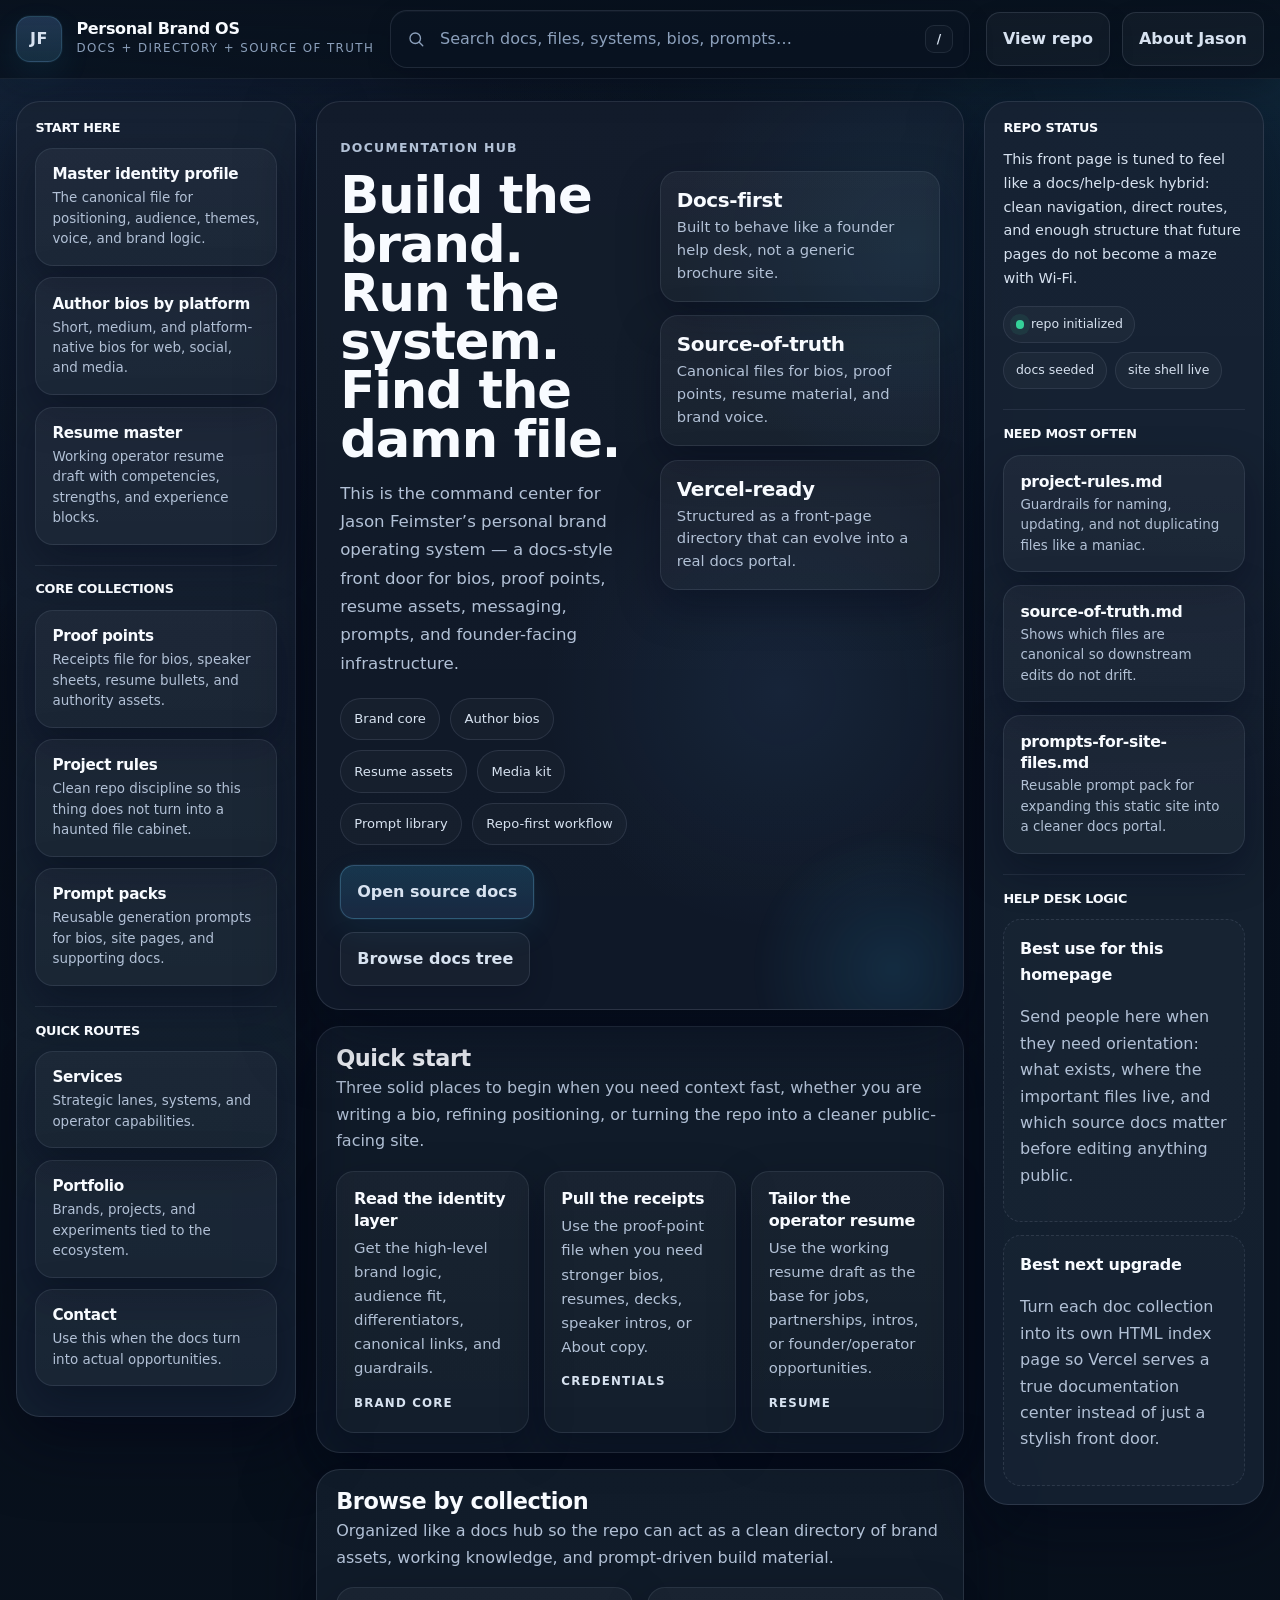
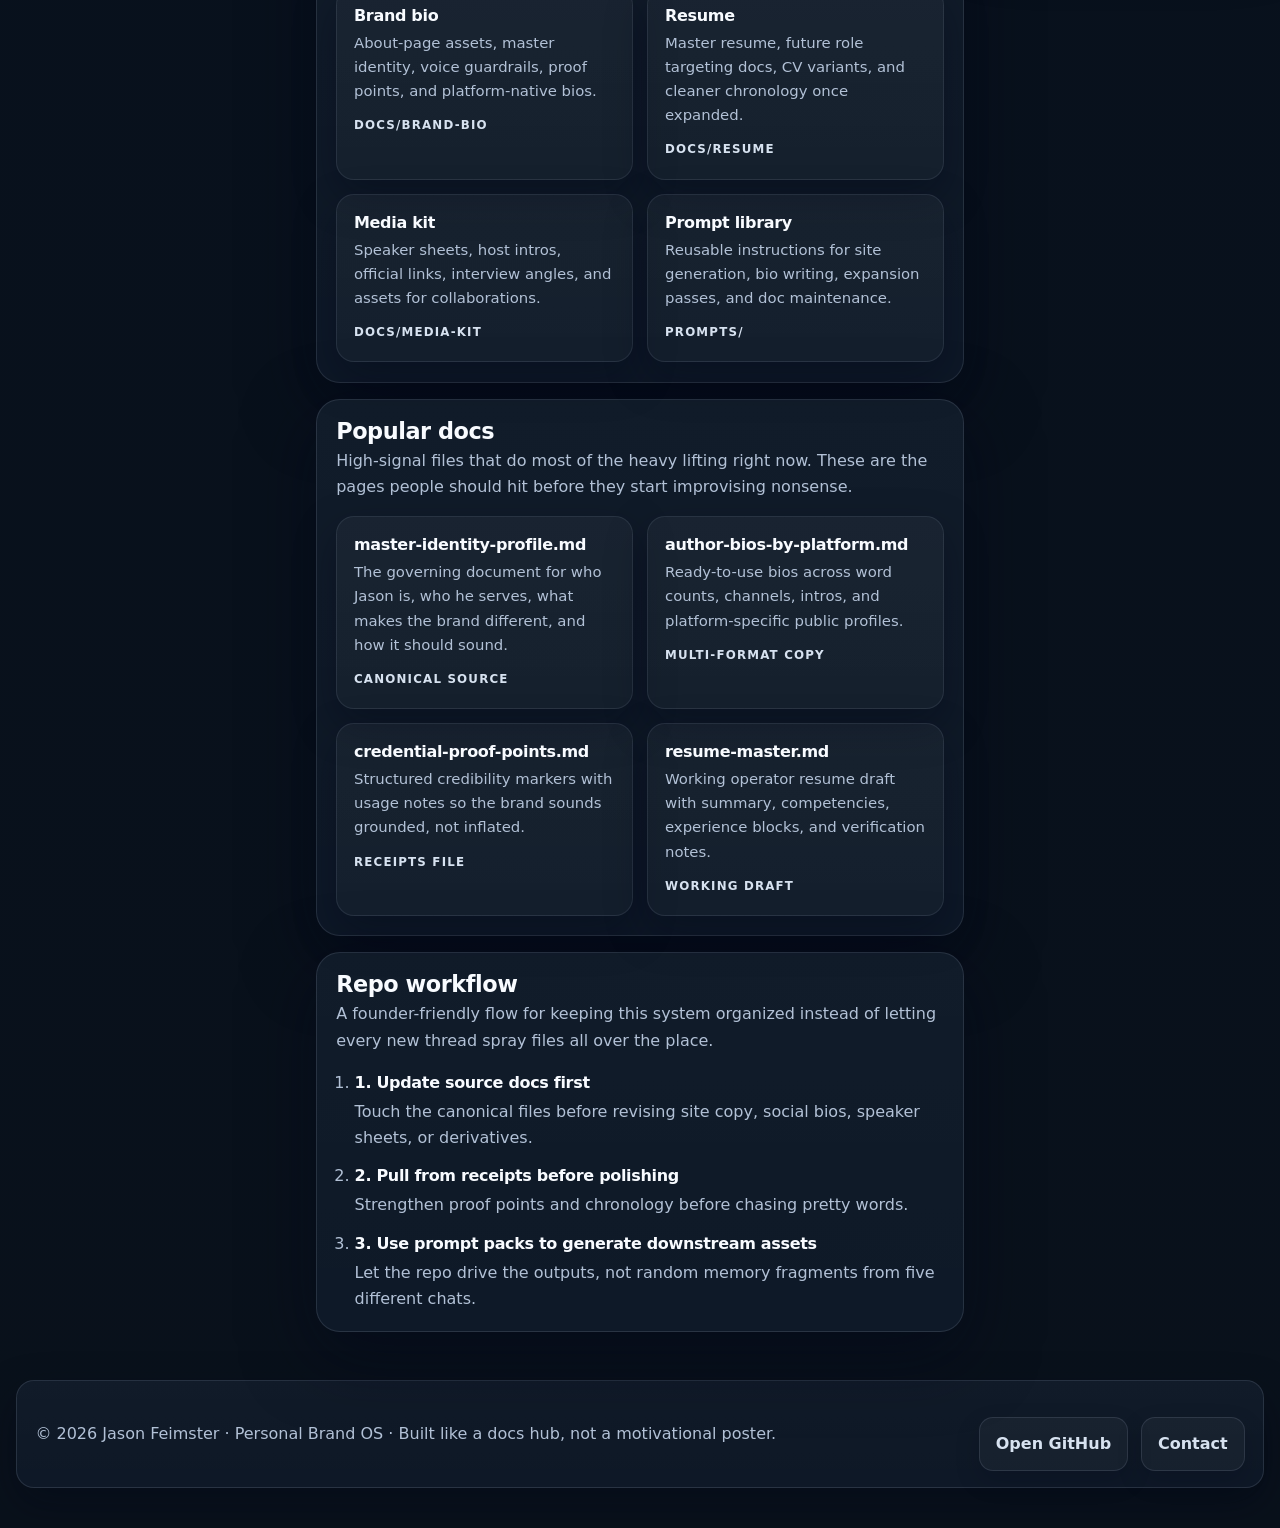
<file: site/index.html>
<!DOCTYPE html>
<html lang="en">
<head>
  <meta charset="UTF-8" />
  <meta name="viewport" content="width=device-width, initial-scale=1.0" />
  <title>Jason Feimster | Personal Brand OS</title>
  <meta name="description" content="Docs-style home for Jason Feimster's personal brand OS: brand core, bios, resume assets, proof points, prompts, and source-of-truth files." />
  <link rel="stylesheet" href="../assets/css/style.css" />
  <style>
    :root {
      color-scheme: dark;
      --bg: #08111d;
      --bg-elevated: #0d1726;
      --bg-muted: #101c2d;
      --panel: rgba(15, 24, 38, 0.9);
      --panel-alt: rgba(18, 30, 47, 0.88);
      --panel-soft: rgba(255, 255, 255, 0.03);
      --panel-soft-2: rgba(255, 255, 255, 0.045);
      --border: rgba(148, 163, 184, 0.18);
      --border-strong: rgba(148, 163, 184, 0.28);
      --heading: #f8fbff;
      --text: #d7e2f0;
      --text-soft: #b2c1d6;
      --muted: #8ca0bb;
      --link: #7dd3fc;
      --link-hover: #bae6fd;
      --accent: #60a5fa;
      --accent-strong: #38bdf8;
      --accent-soft: rgba(96, 165, 250, 0.14);
      --accent-soft-2: rgba(56, 189, 248, 0.12);
      --success: #34d399;
      --success-soft: rgba(52, 211, 153, 0.16);
      --search-surface: rgba(10, 20, 34, 0.88);
      --button-surface: rgba(255, 255, 255, 0.035);
      --button-hover: rgba(255, 255, 255, 0.065);
      --shadow-lg: 0 22px 70px rgba(2, 6, 23, 0.5);
      --shadow-md: 0 16px 40px rgba(2, 6, 23, 0.35);
      --glow-soft: 0 0 0 1px rgba(125, 211, 252, 0.05), 0 12px 34px rgba(56, 189, 248, 0.08);
      --radius-xl: 24px;
      --radius-lg: 18px;
      --radius-md: 14px;
      --max-width: 1380px;
    }

    * {
      box-sizing: border-box;
    }

    html {
      scroll-behavior: smooth;
    }

    body.docs-page {
      margin: 0;
      min-height: 100vh;
      font-family: Inter, ui-sans-serif, system-ui, -apple-system, BlinkMacSystemFont, "Segoe UI", sans-serif;
      color: var(--text);
      background:
        radial-gradient(circle at top right, rgba(56, 189, 248, 0.12), transparent 24%),
        radial-gradient(circle at top left, rgba(96, 165, 250, 0.12), transparent 20%),
        linear-gradient(180deg, #0a1320 0%, #08111d 36%, #09111b 100%);
      -webkit-font-smoothing: antialiased;
      text-rendering: optimizeLegibility;
    }

    .docs-page a {
      color: inherit;
      text-decoration: none;
    }

    .docs-page h1,
    .docs-page h2,
    .docs-page h3,
    .docs-page strong {
      color: var(--heading);
      margin-top: 0;
      letter-spacing: -0.02em;
    }

    .docs-page p,
    .docs-page li,
    .docs-page span,
    .docs-page small {
      color: inherit;
    }

    .docs-topbar {
      position: sticky;
      top: 0;
      z-index: 50;
      backdrop-filter: blur(16px);
      background: linear-gradient(180deg, rgba(8, 17, 29, 0.94), rgba(8, 17, 29, 0.82));
      border-bottom: 1px solid rgba(148, 163, 184, 0.12);
      box-shadow: 0 10px 34px rgba(2, 6, 23, 0.22);
    }

    .docs-topbar-inner {
      width: min(var(--max-width), calc(100% - 2rem));
      margin: 0 auto;
      min-height: 78px;
      display: grid;
      grid-template-columns: auto 1fr auto;
      gap: 1rem;
      align-items: center;
    }

    .docs-brand {
      display: inline-flex;
      align-items: center;
      gap: 0.9rem;
      min-width: 0;
    }

    .docs-brand-mark {
      display: inline-flex;
      width: 46px;
      height: 46px;
      align-items: center;
      justify-content: center;
      border-radius: 14px;
      border: 1px solid rgba(125, 211, 252, 0.16);
      background:
        linear-gradient(180deg, rgba(96, 165, 250, 0.2), rgba(56, 189, 248, 0.12)),
        rgba(255, 255, 255, 0.03);
      color: var(--heading);
      box-shadow: var(--glow-soft);
      font-weight: 800;
      letter-spacing: 0.03em;
    }

    .docs-brand-copy strong {
      display: block;
      font-size: 1rem;
      line-height: 1.08;
      color: var(--heading);
    }

    .docs-brand-copy small {
      display: block;
      margin-top: 0.12rem;
      font-size: 0.74rem;
      text-transform: uppercase;
      letter-spacing: 0.12em;
      color: var(--muted);
    }

    .docs-search-wrap {
      min-width: 0;
    }

    .docs-search {
      display: flex;
      align-items: center;
      gap: 0.8rem;
      width: 100%;
      min-height: 54px;
      padding: 0.85rem 1rem;
      border-radius: 17px;
      border: 1px solid rgba(148, 163, 184, 0.16);
      background: var(--search-surface);
      box-shadow: inset 0 1px 0 rgba(255, 255, 255, 0.035), 0 8px 24px rgba(2, 6, 23, 0.18);
      transition: border-color 0.2s ease, box-shadow 0.2s ease, background 0.2s ease;
    }

    .docs-search:focus-within {
      border-color: rgba(125, 211, 252, 0.34);
      box-shadow: 0 0 0 4px rgba(56, 189, 248, 0.08), 0 10px 24px rgba(2, 6, 23, 0.22);
      background: rgba(11, 22, 38, 0.96);
    }

    .docs-search svg {
      flex: 0 0 auto;
      color: var(--muted);
    }

    .docs-search input {
      width: 100%;
      border: 0;
      outline: none;
      background: transparent;
      color: var(--text);
      font: inherit;
    }

    .docs-search input::placeholder {
      color: var(--muted);
    }

    .docs-search-hint {
      flex: 0 0 auto;
      display: inline-flex;
      align-items: center;
      justify-content: center;
      min-width: 28px;
      height: 28px;
      padding: 0 0.45rem;
      border-radius: 9px;
      border: 1px solid rgba(148, 163, 184, 0.14);
      background: rgba(255, 255, 255, 0.025);
      color: var(--muted);
      font-size: 0.76rem;
      font-weight: 600;
    }

    .docs-top-actions {
      display: flex;
      align-items: center;
      gap: 0.75rem;
      flex-wrap: wrap;
      justify-content: flex-end;
    }

    .ghost-link,
    .button {
      display: inline-flex;
      align-items: center;
      justify-content: center;
      gap: 0.45rem;
      min-height: 44px;
      padding: 0.8rem 1rem;
      border-radius: 14px;
      border: 1px solid var(--border);
      background: var(--button-surface);
      color: var(--text);
      font-weight: 600;
      transition: transform 0.18s ease, border-color 0.18s ease, background 0.18s ease, color 0.18s ease, box-shadow 0.18s ease;
    }

    .ghost-link:hover,
    .button:hover,
    .sidebar-link:hover,
    .shortcut-link:hover,
    .docs-file:hover,
    .collection-card:hover,
    .doc-card:hover,
    .resource-card:hover {
      transform: translateY(-1px);
      border-color: rgba(125, 211, 252, 0.22);
      background: var(--button-hover);
      color: var(--heading);
      box-shadow: 0 12px 30px rgba(2, 6, 23, 0.22);
    }

    .button.primary {
      background: linear-gradient(180deg, rgba(56, 189, 248, 0.18), rgba(96, 165, 250, 0.12));
      border-color: rgba(125, 211, 252, 0.24);
      color: #f8fbff;
      box-shadow: var(--glow-soft);
    }

    .button.primary:hover {
      background: linear-gradient(180deg, rgba(56, 189, 248, 0.24), rgba(96, 165, 250, 0.16));
      border-color: rgba(186, 230, 253, 0.3);
    }

    .docs-shell {
      width: min(var(--max-width), calc(100% - 2rem));
      margin: 0 auto;
      padding: 1.4rem 0 3rem;
      display: grid;
      grid-template-columns: 280px minmax(0, 1fr) 280px;
      gap: 1.25rem;
      align-items: start;
    }

    .docs-sidebar,
    .docs-main,
    .docs-rail {
      min-width: 0;
    }

    .sidebar-panel,
    .hero-panel,
    .surface-panel,
    .rail-panel {
      border: 1px solid var(--border);
      border-radius: var(--radius-xl);
      background:
        linear-gradient(180deg, rgba(255, 255, 255, 0.03), rgba(255, 255, 255, 0.015)),
        var(--panel);
      box-shadow: var(--shadow-lg);
    }

    .sidebar-panel,
    .rail-panel {
      padding: 1.15rem;
      position: sticky;
      top: 98px;
      background:
        linear-gradient(180deg, rgba(255, 255, 255, 0.025), rgba(255, 255, 255, 0.012)),
        var(--panel-alt);
    }

    .hero-panel {
      padding: 1.45rem;
      overflow: hidden;
      position: relative;
      background:
        radial-gradient(circle at 92% 16%, rgba(56, 189, 248, 0.08), transparent 24%),
        radial-gradient(circle at 72% 65%, rgba(96, 165, 250, 0.08), transparent 32%),
        linear-gradient(180deg, rgba(255, 255, 255, 0.028), rgba(255, 255, 255, 0.01)),
        rgba(13, 23, 38, 0.95);
    }

    .surface-panel {
      padding: 1.2rem;
      margin-top: 1rem;
      background:
        linear-gradient(180deg, rgba(255, 255, 255, 0.022), rgba(255, 255, 255, 0.012)),
        rgba(13, 23, 38, 0.92);
    }

    .hero-panel::after {
      content: "";
      position: absolute;
      right: -90px;
      bottom: -120px;
      width: 320px;
      height: 320px;
      background: radial-gradient(circle, rgba(56, 189, 248, 0.12), transparent 62%);
      pointer-events: none;
      filter: blur(4px);
    }

    .sidebar-title,
    .panel-title,
    .rail-title,
    .docs-kicker,
    .docs-meta {
      color: var(--muted);
      text-transform: uppercase;
      letter-spacing: 0.1em;
      font-weight: 700;
    }

    .sidebar-title,
    .panel-title,
    .rail-title {
      margin: 0 0 0.85rem;
      font-size: 0.8rem;
    }

    .docs-kicker {
      margin-bottom: 0.8rem;
      font-size: 0.78rem;
    }

    .sidebar-group + .sidebar-group,
    .rail-group + .rail-group {
      margin-top: 1.25rem;
      padding-top: 1.05rem;
      border-top: 1px solid rgba(148, 163, 184, 0.12);
    }

    .sidebar-link,
    .shortcut-link,
    .docs-file,
    .resource-card,
    .doc-card,
    .collection-card {
      display: block;
      border: 1px solid rgba(148, 163, 184, 0.14);
      border-radius: var(--radius-lg);
      background:
        linear-gradient(180deg, rgba(255, 255, 255, 0.025), rgba(255, 255, 255, 0.012)),
        rgba(255, 255, 255, 0.015);
      transition: transform 0.18s ease, border-color 0.18s ease, background 0.18s ease, box-shadow 0.18s ease;
      box-shadow: var(--shadow-md);
    }

    .sidebar-link,
    .shortcut-link {
      padding: 0.95rem 1rem;
      margin-bottom: 0.72rem;
    }

    .sidebar-link strong,
    .shortcut-link strong,
    .resource-card strong,
    .collection-card strong,
    .doc-card strong,
    .docs-file strong,
    .hero-stat strong {
      color: var(--heading);
    }

    .sidebar-link strong,
    .shortcut-link strong {
      display: block;
      margin-bottom: 0.22rem;
      font-size: 0.95rem;
      line-height: 1.35;
    }

    .sidebar-link span,
    .shortcut-link span,
    .docs-file span,
    .docs-rail-note,
    .resource-card p,
    .collection-card p,
    .doc-card p,
    .hero-panel p,
    .section-head p,
    .timeline li,
    .docs-helper p,
    .hero-stat span,
    .docs-footer p,
    .rail-note,
    .chip {
      color: var(--text-soft);
    }

    .sidebar-link span,
    .shortcut-link span,
    .docs-file span {
      display: block;
      font-size: 0.84rem;
      line-height: 1.52;
    }

    .hero-grid {
      display: grid;
      grid-template-columns: minmax(0, 1.2fr) minmax(280px, 0.8fr);
      gap: 1rem;
      align-items: start;
    }

    .hero-copy h1 {
      font-size: clamp(2.4rem, 4vw, 4.45rem);
      line-height: 0.95;
      margin-bottom: 1rem;
      max-width: 10ch;
      color: var(--heading);
      text-wrap: balance;
    }

    .hero-copy p {
      max-width: 68ch;
      font-size: 1.04rem;
      line-height: 1.7;
      margin-bottom: 1.25rem;
    }

    .chip-row {
      display: flex;
      flex-wrap: wrap;
      gap: 0.65rem;
      margin-bottom: 1rem;
    }

    .chip-row .chip {
      padding: 0.58rem 0.82rem;
      border-radius: 999px;
      border: 1px solid rgba(148, 163, 184, 0.16);
      background: rgba(255, 255, 255, 0.028);
      font-size: 0.82rem;
      font-weight: 500;
    }

    .hero-actions {
      display: flex;
      gap: 0.8rem;
      flex-wrap: wrap;
    }

    .hero-stat-grid {
      display: grid;
      gap: 0.85rem;
    }

    .hero-stat {
      padding: 1rem;
      border-radius: 18px;
      border: 1px solid rgba(148, 163, 184, 0.14);
      background:
        linear-gradient(180deg, rgba(255, 255, 255, 0.028), rgba(255, 255, 255, 0.012)),
        rgba(255, 255, 255, 0.018);
      box-shadow: var(--shadow-md);
    }

    .hero-stat strong {
      display: block;
      font-size: 1.25rem;
      margin-bottom: 0.25rem;
      line-height: 1.2;
    }

    .hero-stat span {
      display: block;
      font-size: 0.92rem;
      line-height: 1.55;
    }

    .section-head {
      display: flex;
      align-items: end;
      justify-content: space-between;
      gap: 1rem;
      margin-bottom: 1rem;
      flex-wrap: wrap;
    }

    .section-head h2 {
      margin: 0;
      font-size: 1.4rem;
      color: var(--heading);
    }

    .section-head p {
      margin: 0.3rem 0 0;
      max-width: 62ch;
      line-height: 1.65;
    }

    .quick-start-grid,
    .collection-grid,
    .docs-grid,
    .resource-grid {
      display: grid;
      gap: 0.9rem;
    }

    .quick-start-grid,
    .resource-grid {
      grid-template-columns: repeat(3, minmax(0, 1fr));
    }

    .collection-grid,
    .docs-grid {
      grid-template-columns: repeat(2, minmax(0, 1fr));
    }

    .resource-card,
    .collection-card,
    .doc-card {
      padding: 1.05rem;
      height: 100%;
    }

    .resource-card strong,
    .collection-card strong,
    .doc-card strong,
    .docs-file strong {
      display: block;
      font-size: 1rem;
      margin-bottom: 0.28rem;
      line-height: 1.35;
    }

    .resource-card p,
    .collection-card p,
    .doc-card p {
      margin: 0;
      font-size: 0.93rem;
      line-height: 1.62;
    }

    .docs-meta {
      display: inline-flex;
      align-items: center;
      gap: 0.45rem;
      margin-top: 0.82rem;
      font-size: 0.74rem;
      color: var(--muted);
    }

    .docs-file-list {
      display: grid;
      gap: 0.78rem;
    }

    .docs-file {
      padding: 0.95rem 1rem;
    }

    .docs-file strong {
      font-size: 0.98rem;
      margin-bottom: 0.18rem;
    }

    .timeline {
      margin: 0;
      padding-left: 1.15rem;
      display: grid;
      gap: 0.8rem;
    }

    .timeline li {
      line-height: 1.62;
    }

    .timeline li strong {
      display: inline-block;
      margin-bottom: 0.18rem;
      color: var(--heading);
    }

    .rail-note {
      font-size: 0.9rem;
      line-height: 1.65;
      margin: 0 0 0.95rem;
    }

    .status-row {
      display: flex;
      flex-wrap: wrap;
      gap: 0.55rem;
      margin-top: 0.8rem;
    }

    .status-pill {
      display: inline-flex;
      align-items: center;
      gap: 0.42rem;
      padding: 0.46rem 0.72rem;
      border-radius: 999px;
      border: 1px solid rgba(148, 163, 184, 0.14);
      background: rgba(255, 255, 255, 0.03);
      color: var(--text-soft);
      font-size: 0.78rem;
      font-weight: 500;
    }

    .status-dot {
      width: 0.52rem;
      height: 0.52rem;
      border-radius: 999px;
      background: var(--success);
      box-shadow: 0 0 0 6px rgba(52, 211, 153, 0.09);
    }

    .docs-helper {
      border-radius: 18px;
      border: 1px dashed rgba(148, 163, 184, 0.18);
      padding: 0.98rem;
      background: rgba(255, 255, 255, 0.016);
      margin-top: 0.85rem;
    }

    .docs-helper strong {
      display: block;
      margin-bottom: 0.38rem;
      color: var(--heading);
    }

    .searchable strong,
    .searchable span,
    .searchable p {
      transition: color 0.18s ease;
    }

    .searchable:hover strong {
      color: var(--heading);
    }

    .searchable:hover span,
    .searchable:hover p {
      color: var(--text);
    }

    .searchable strong,
    .sidebar-link strong,
    .shortcut-link strong,
    .docs-file strong,
    .resource-card strong,
    .doc-card strong,
    .collection-card strong {
      position: relative;
    }

    .searchable strong,
    .searchable strong:visited,
    .docs-page .sidebar-link strong,
    .docs-page .shortcut-link strong,
    .docs-page .docs-file strong,
    .docs-page .resource-card strong,
    .docs-page .doc-card strong,
    .docs-page .collection-card strong {
      color: var(--heading);
    }

    .docs-page .sidebar-link:hover strong,
    .docs-page .shortcut-link:hover strong,
    .docs-page .docs-file:hover strong,
    .docs-page .resource-card:hover strong,
    .docs-page .doc-card:hover strong,
    .docs-page .collection-card:hover strong,
    .docs-page .sidebar-link:focus-visible strong,
    .docs-page .shortcut-link:focus-visible strong,
    .docs-page .docs-file:focus-visible strong,
    .docs-page .resource-card:focus-visible strong,
    .docs-page .doc-card:focus-visible strong,
    .docs-page .collection-card:focus-visible strong {
      color: var(--link-hover);
    }

    .docs-page .sidebar-link,
    .docs-page .shortcut-link,
    .docs-page .docs-file,
    .docs-page .resource-card,
    .docs-page .doc-card,
    .docs-page .collection-card,
    .docs-page .ghost-link,
    .docs-page .button {
      outline: none;
    }

    .docs-page .sidebar-link:focus-visible,
    .docs-page .shortcut-link:focus-visible,
    .docs-page .docs-file:focus-visible,
    .docs-page .resource-card:focus-visible,
    .docs-page .doc-card:focus-visible,
    .docs-page .collection-card:focus-visible,
    .docs-page .ghost-link:focus-visible,
    .docs-page .button:focus-visible {
      border-color: rgba(125, 211, 252, 0.34);
      box-shadow: 0 0 0 4px rgba(56, 189, 248, 0.08), 0 12px 30px rgba(2, 6, 23, 0.24);
    }

    .docs-page .hero-actions a,
    .docs-page .docs-top-actions a,
    .docs-page .docs-brand {
      color: inherit;
    }

    .docs-page .hero-actions .button:not(.primary) {
      color: var(--text);
    }

    .docs-page .hero-actions .button:not(.primary):hover,
    .docs-page .docs-top-actions .ghost-link:hover,
    .docs-page .docs-brand:hover .docs-brand-copy strong {
      color: var(--heading);
    }

    .docs-footer {
      width: min(var(--max-width), calc(100% - 2rem));
      margin: 0 auto;
      padding: 0 0 2.5rem;
    }

    .docs-footer-panel {
      display: flex;
      align-items: center;
      justify-content: space-between;
      gap: 1rem;
      flex-wrap: wrap;
      padding: 1rem 1.15rem;
      border-radius: 18px;
      border: 1px solid var(--border);
      background:
        linear-gradient(180deg, rgba(255, 255, 255, 0.022), rgba(255, 255, 255, 0.01)),
        rgba(13, 23, 38, 0.9);
      box-shadow: var(--shadow-md);
    }

    .hidden-by-search {
      display: none !important;
    }

    @media (max-width: 1200px) {
      .docs-shell {
        grid-template-columns: 250px minmax(0, 1fr);
      }

      .docs-rail {
        grid-column: 1 / -1;
      }

      .rail-panel {
        position: static;
      }
    }

    @media (max-width: 960px) {
      .docs-topbar-inner,
      .hero-grid,
      .quick-start-grid,
      .collection-grid,
      .docs-grid,
      .resource-grid,
      .docs-shell {
        grid-template-columns: 1fr;
      }

      .docs-topbar-inner {
        padding: 0.9rem 0;
      }

      .docs-top-actions {
        justify-content: flex-start;
      }

      .sidebar-panel {
        position: static;
      }

      .docs-shell {
        padding-top: 1rem;
      }

      .hero-copy h1 {
        max-width: none;
      }
    }
  </style>
</head>
<body class="docs-page">
  <header class="docs-topbar">
    <div class="docs-topbar-inner">
      <a class="docs-brand" href="index.html" aria-label="Jason Feimster Personal Brand OS home">
        <span class="docs-brand-mark">JF</span>
        <span class="docs-brand-copy">
          <strong>Personal Brand OS</strong>
          <small>Docs + directory + source of truth</small>
        </span>
      </a>

      <div class="docs-search-wrap">
        <label class="docs-search" for="docSearch">
          <svg width="18" height="18" viewBox="0 0 24 24" fill="none" aria-hidden="true">
            <path d="M21 21L16.65 16.65M18 11C18 14.866 14.866 18 11 18C7.13401 18 4 14.866 4 11C4 7.13401 7.13401 4 11 4C14.866 4 18 7.13401 18 11Z" stroke="currentColor" stroke-width="1.8" stroke-linecap="round" stroke-linejoin="round"/>
          </svg>
          <input id="docSearch" type="search" placeholder="Search docs, files, systems, bios, prompts…" />
          <span class="docs-search-hint">/</span>
        </label>
      </div>

      <div class="docs-top-actions">
        <a class="ghost-link" href="https://github.com/JFeimster/jf-brand-os" target="_blank" rel="noreferrer">View repo</a>
        <a class="ghost-link" href="about.html">About Jason</a>
      </div>
    </div>
  </header>

  <div class="docs-shell">
    <aside class="docs-sidebar">
      <div class="sidebar-panel">
        <div class="sidebar-group">
          <h2 class="sidebar-title">Start here</h2>
          <a class="sidebar-link searchable" data-search="master identity profile source of truth brand core who is jason positioning" href="../docs/brand-bio/master-identity-profile.md">
            <strong>Master identity profile</strong>
            <span>The canonical file for positioning, audience, themes, voice, and brand logic.</span>
          </a>
          <a class="sidebar-link searchable" data-search="author bios by platform linkedin youtube wordpress guest bio speaker intro" href="../docs/brand-bio/author-bios-by-platform.md">
            <strong>Author bios by platform</strong>
            <span>Short, medium, and platform-native bios for web, social, and media.</span>
          </a>
          <a class="sidebar-link searchable" data-search="resume master cv founder operator resume summary experience" href="../docs/resume/resume-master.md">
            <strong>Resume master</strong>
            <span>Working operator resume draft with competencies, strengths, and experience blocks.</span>
          </a>
        </div>

        <div class="sidebar-group">
          <h2 class="sidebar-title">Core collections</h2>
          <a class="sidebar-link searchable" data-search="credential proof points receipts evidence credibility media marine founder operator" href="../docs/brand-bio/credential-proof-points.md">
            <strong>Proof points</strong>
            <span>Receipts file for bios, speaker sheets, resume bullets, and authority assets.</span>
          </a>
          <a class="sidebar-link searchable" data-search="project rules source of truth admin docs operating rules naming conventions" href="../docs/admin/project-rules.md">
            <strong>Project rules</strong>
            <span>Clean repo discipline so this thing does not turn into a haunted file cabinet.</span>
          </a>
          <a class="sidebar-link searchable" data-search="prompts bio generation site files docs writing prompts" href="../prompts/brand-bio/prompts-for-bio-generation.md">
            <strong>Prompt packs</strong>
            <span>Reusable generation prompts for bios, site pages, and supporting docs.</span>
          </a>
        </div>

        <div class="sidebar-group">
          <h2 class="sidebar-title">Quick routes</h2>
          <a class="shortcut-link" href="services.html">
            <strong>Services</strong>
            <span>Strategic lanes, systems, and operator capabilities.</span>
          </a>
          <a class="shortcut-link" href="portfolio.html">
            <strong>Portfolio</strong>
            <span>Brands, projects, and experiments tied to the ecosystem.</span>
          </a>
          <a class="shortcut-link" href="contact.html">
            <strong>Contact</strong>
            <span>Use this when the docs turn into actual opportunities.</span>
          </a>
        </div>
      </div>
    </aside>

    <main class="docs-main">
      <section class="hero-panel">
        <p class="docs-kicker">Documentation hub</p>
        <div class="hero-grid">
          <div class="hero-copy">
            <h1>Build the brand. Run the system. Find the damn file.</h1>
            <p>
              This is the command center for Jason Feimster’s personal brand operating system — a docs-style front door for bios, proof points, resume assets, messaging, prompts, and founder-facing infrastructure.
            </p>
            <div class="chip-row" aria-label="Topic tags">
              <span class="chip">Brand core</span>
              <span class="chip">Author bios</span>
              <span class="chip">Resume assets</span>
              <span class="chip">Media kit</span>
              <span class="chip">Prompt library</span>
              <span class="chip">Repo-first workflow</span>
            </div>
            <div class="hero-actions">
              <a class="button primary" href="../docs/brand-bio/master-identity-profile.md">Open source docs</a>
              <a class="button" href="https://github.com/JFeimster/jf-brand-os/tree/main/docs" target="_blank" rel="noreferrer">Browse docs tree</a>
            </div>
          </div>

          <div class="hero-stat-grid">
            <div class="hero-stat">
              <strong>Docs-first</strong>
              <span>Built to behave like a founder help desk, not a generic brochure site.</span>
            </div>
            <div class="hero-stat">
              <strong>Source-of-truth</strong>
              <span>Canonical files for bios, proof points, resume material, and brand voice.</span>
            </div>
            <div class="hero-stat">
              <strong>Vercel-ready</strong>
              <span>Structured as a front-page directory that can evolve into a real docs portal.</span>
            </div>
          </div>
        </div>
      </section>

      <section class="surface-panel">
        <div class="section-head">
          <div>
            <h2>Quick start</h2>
            <p>Three solid places to begin when you need context fast, whether you are writing a bio, refining positioning, or turning the repo into a cleaner public-facing site.</p>
          </div>
        </div>
        <div class="quick-start-grid">
          <a class="resource-card searchable" data-search="identity positioning audience themes voice core summary" href="../docs/brand-bio/master-identity-profile.md">
            <strong>Read the identity layer</strong>
            <p>Get the high-level brand logic, audience fit, differentiators, canonical links, and guardrails.</p>
            <span class="docs-meta">Brand core</span>
          </a>
          <a class="resource-card searchable" data-search="proof points credibility receipts marine founder operator youtube blog funding" href="../docs/brand-bio/credential-proof-points.md">
            <strong>Pull the receipts</strong>
            <p>Use the proof-point file when you need stronger bios, resumes, decks, speaker intros, or About copy.</p>
            <span class="docs-meta">Credentials</span>
          </a>
          <a class="resource-card searchable" data-search="resume experience competencies strengths operator summary role targeting" href="../docs/resume/resume-master.md">
            <strong>Tailor the operator resume</strong>
            <p>Use the working resume draft as the base for jobs, partnerships, intros, or founder/operator opportunities.</p>
            <span class="docs-meta">Resume</span>
          </a>
        </div>
      </section>

      <section class="surface-panel">
        <div class="section-head">
          <div>
            <h2>Browse by collection</h2>
            <p>Organized like a docs hub so the repo can act as a clean directory of brand assets, working knowledge, and prompt-driven build material.</p>
          </div>
        </div>
        <div class="collection-grid">
          <a class="collection-card searchable" data-search="brand bio about page positioning themes voice identity" href="https://github.com/JFeimster/jf-brand-os/tree/main/docs/brand-bio" target="_blank" rel="noreferrer">
            <strong>Brand bio</strong>
            <p>About-page assets, master identity, voice guardrails, proof points, and platform-native bios.</p>
            <span class="docs-meta">docs/brand-bio</span>
          </a>
          <a class="collection-card searchable" data-search="resume cv founder operator chronology competencies targeting" href="https://github.com/JFeimster/jf-brand-os/tree/main/docs/resume" target="_blank" rel="noreferrer">
            <strong>Resume</strong>
            <p>Master resume, future role targeting docs, CV variants, and cleaner chronology once expanded.</p>
            <span class="docs-meta">docs/resume</span>
          </a>
          <a class="collection-card searchable" data-search="media speaking one sheet host intro interview topics press" href="https://github.com/JFeimster/jf-brand-os/tree/main/docs/media-kit" target="_blank" rel="noreferrer">
            <strong>Media kit</strong>
            <p>Speaker sheets, host intros, official links, interview angles, and assets for collaborations.</p>
            <span class="docs-meta">docs/media-kit</span>
          </a>
          <a class="collection-card searchable" data-search="prompts docs prompts site prompts bio prompts reusable" href="https://github.com/JFeimster/jf-brand-os/tree/main/prompts" target="_blank" rel="noreferrer">
            <strong>Prompt library</strong>
            <p>Reusable instructions for site generation, bio writing, expansion passes, and doc maintenance.</p>
            <span class="docs-meta">prompts/</span>
          </a>
        </div>
      </section>

      <section class="surface-panel">
        <div class="section-head">
          <div>
            <h2>Popular docs</h2>
            <p>High-signal files that do most of the heavy lifting right now. These are the pages people should hit before they start improvising nonsense.</p>
          </div>
        </div>
        <div class="docs-grid">
          <a class="doc-card searchable" data-search="master identity profile canonical brand positioning audience themes differentiators" href="../docs/brand-bio/master-identity-profile.md">
            <strong>master-identity-profile.md</strong>
            <p>The governing document for who Jason is, who he serves, what makes the brand different, and how it should sound.</p>
            <span class="docs-meta">Canonical source</span>
          </a>
          <a class="doc-card searchable" data-search="author bios platform linkedin youtube wordpress podcast guest speaker intro" href="../docs/brand-bio/author-bios-by-platform.md">
            <strong>author-bios-by-platform.md</strong>
            <p>Ready-to-use bios across word counts, channels, intros, and platform-specific public profiles.</p>
            <span class="docs-meta">Multi-format copy</span>
          </a>
          <a class="doc-card searchable" data-search="credential proof points receipts evidence marine operator founder youtube website" href="../docs/brand-bio/credential-proof-points.md">
            <strong>credential-proof-points.md</strong>
            <p>Structured credibility markers with usage notes so the brand sounds grounded, not inflated.</p>
            <span class="docs-meta">Receipts file</span>
          </a>
          <a class="doc-card searchable" data-search="resume master founder operator ai finance affiliate growth experience strengths" href="../docs/resume/resume-master.md">
            <strong>resume-master.md</strong>
            <p>Working operator resume draft with summary, competencies, experience blocks, and verification notes.</p>
            <span class="docs-meta">Working draft</span>
          </a>
        </div>
      </section>

      <section class="surface-panel">
        <div class="section-head">
          <div>
            <h2>Repo workflow</h2>
            <p>A founder-friendly flow for keeping this system organized instead of letting every new thread spray files all over the place.</p>
          </div>
        </div>
        <ol class="timeline">
          <li>
            <strong>1. Update source docs first</strong><br />
            Touch the canonical files before revising site copy, social bios, speaker sheets, or derivatives.
          </li>
          <li>
            <strong>2. Pull from receipts before polishing</strong><br />
            Strengthen proof points and chronology before chasing pretty words.
          </li>
          <li>
            <strong>3. Use prompt packs to generate downstream assets</strong><br />
            Let the repo drive the outputs, not random memory fragments from five different chats.
          </li>
        </ol>
      </section>
    </main>

    <aside class="docs-rail">
      <div class="rail-panel">
        <div class="rail-group">
          <h2 class="rail-title">Repo status</h2>
          <p class="rail-note">This front page is tuned to feel like a docs/help-desk hybrid: clean navigation, direct routes, and enough structure that future pages do not become a maze with Wi-Fi.</p>
          <div class="status-row">
            <span class="status-pill"><span class="status-dot"></span> repo initialized</span>
            <span class="status-pill">docs seeded</span>
            <span class="status-pill">site shell live</span>
          </div>
        </div>

        <div class="rail-group">
          <h2 class="rail-title">Need most often</h2>
          <div class="docs-file-list">
            <a class="docs-file searchable" data-search="project rules naming conventions anti sludge" href="../docs/admin/project-rules.md">
              <strong>project-rules.md</strong>
              <span>Guardrails for naming, updating, and not duplicating files like a maniac.</span>
            </a>
            <a class="docs-file searchable" data-search="source of truth map canonical files" href="../docs/admin/source-of-truth.md">
              <strong>source-of-truth.md</strong>
              <span>Shows which files are canonical so downstream edits do not drift.</span>
            </a>
            <a class="docs-file searchable" data-search="site prompts static files vercel html css js" href="../prompts/site/prompts-for-site-files.md">
              <strong>prompts-for-site-files.md</strong>
              <span>Reusable prompt pack for expanding this static site into a cleaner docs portal.</span>
            </a>
          </div>
        </div>

        <div class="rail-group">
          <h2 class="rail-title">Help desk logic</h2>
          <div class="docs-helper">
            <strong>Best use for this homepage</strong>
            <p>Send people here when they need orientation: what exists, where the important files live, and which source docs matter before editing anything public.</p>
          </div>
          <div class="docs-helper">
            <strong>Best next upgrade</strong>
            <p>Turn each doc collection into its own HTML index page so Vercel serves a true documentation center instead of just a stylish front door.</p>
          </div>
        </div>
      </div>
    </aside>
  </div>

  <footer class="docs-footer">
    <div class="docs-footer-panel">
      <p>© <span id="year"></span> Jason Feimster · Personal Brand OS · Built like a docs hub, not a motivational poster.</p>
      <div class="hero-actions">
        <a class="button" href="https://github.com/JFeimster/jf-brand-os" target="_blank" rel="noreferrer">Open GitHub</a>
        <a class="button" href="contact.html">Contact</a>
      </div>
    </div>
  </footer>

  <script src="../assets/js/script.js"></script>
  <script>
    document.addEventListener('DOMContentLoaded', function () {
      const input = document.getElementById('docSearch');
      const targets = Array.from(document.querySelectorAll('.searchable'));

      function filterDocs() {
        const query = (input.value || '').trim().toLowerCase();

        targets.forEach((el) => {
          const searchableText = [
            el.textContent || '',
            el.getAttribute('data-search') || ''
          ].join(' ').toLowerCase();

          const isMatch = !query || searchableText.includes(query);
          el.classList.toggle('hidden-by-search', !isMatch);
        });
      }

      if (input) {
        input.addEventListener('input', filterDocs);
        document.addEventListener('keydown', function (event) {
          if (event.key === '/' && document.activeElement !== input) {
            event.preventDefault();
            input.focus();
          }
        });
      }
    });
  </script>
</body>
</html>
</file>
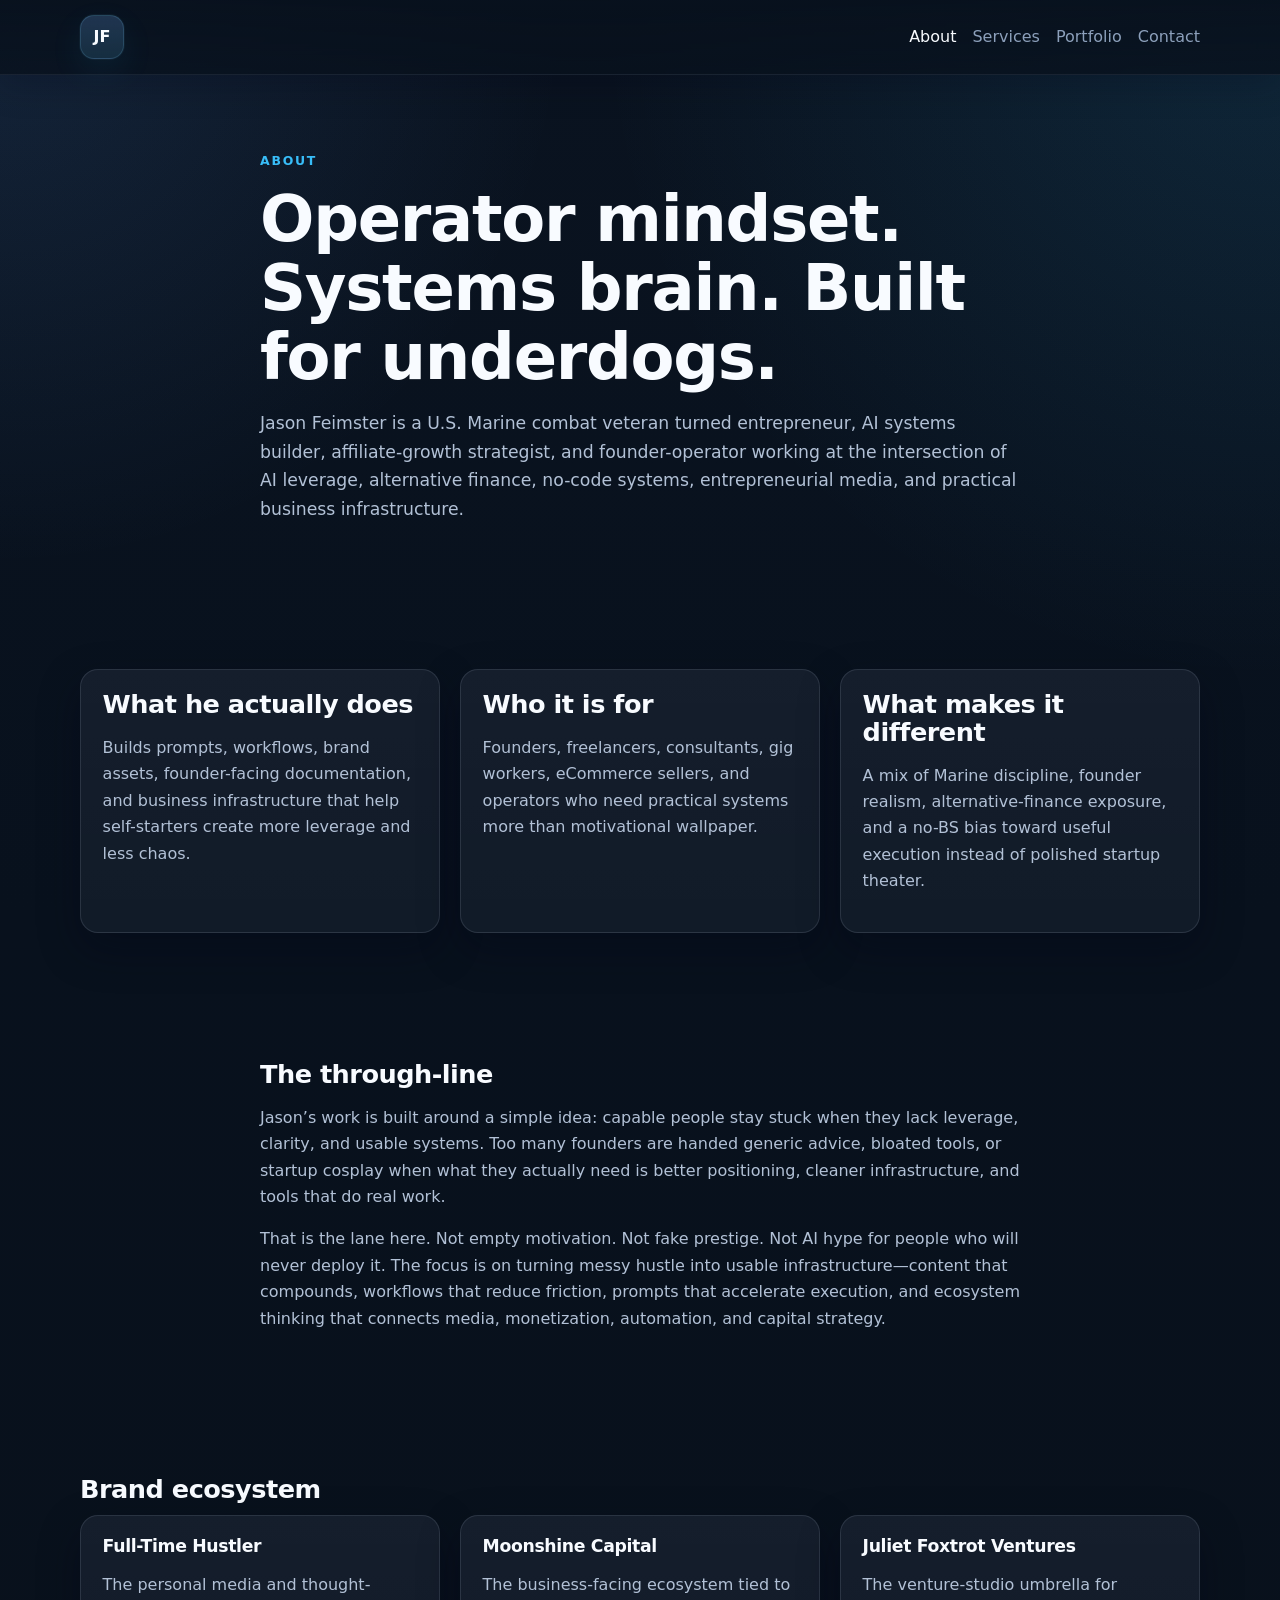
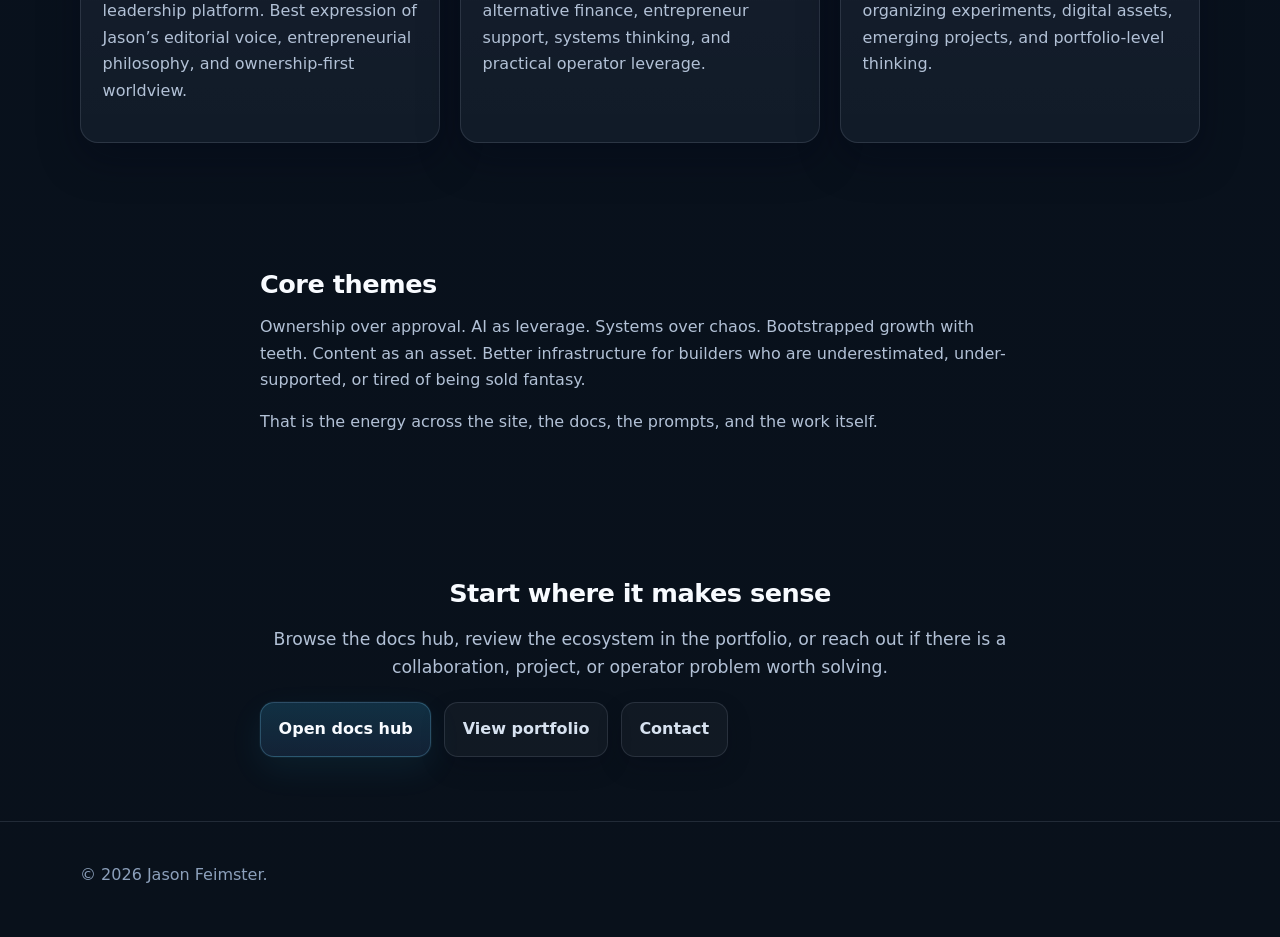
<file: site/about.html>
<!DOCTYPE html>
<html lang="en">
<head>
  <meta charset="UTF-8" />
  <meta name="viewport" content="width=device-width, initial-scale=1.0" />
  <title>About | Jason Feimster</title>
  <meta name="description" content="About Jason Feimster — U.S. Marine combat veteran, entrepreneur, AI systems builder, and founder-operator focused on leverage, ownership, and practical business infrastructure." />
  <link rel="stylesheet" href="../assets/css/style.css" />
</head>
<body>
  <header class="site-header">
    <div class="container nav-wrap">
      <a class="logo" href="index.html">JF</a>
      <nav>
        <a href="about.html" aria-current="page">About</a>
        <a href="services.html">Services</a>
        <a href="portfolio.html">Portfolio</a>
        <a href="contact.html">Contact</a>
      </nav>
    </div>
  </header>

  <main>
    <section class="section">
      <div class="container narrow">
        <p class="eyebrow">About</p>
        <h1>Operator mindset. Systems brain. Built for underdogs.</h1>
        <p class="lead">Jason Feimster is a U.S. Marine combat veteran turned entrepreneur, AI systems builder, affiliate-growth strategist, and founder-operator working at the intersection of AI leverage, alternative finance, no-code systems, entrepreneurial media, and practical business infrastructure.</p>
      </div>
    </section>

    <section class="section">
      <div class="container grid three-up">
        <article class="card">
          <h2>What he actually does</h2>
          <p>Builds prompts, workflows, brand assets, founder-facing documentation, and business infrastructure that help self-starters create more leverage and less chaos.</p>
        </article>
        <article class="card">
          <h2>Who it is for</h2>
          <p>Founders, freelancers, consultants, gig workers, eCommerce sellers, and operators who need practical systems more than motivational wallpaper.</p>
        </article>
        <article class="card">
          <h2>What makes it different</h2>
          <p>A mix of Marine discipline, founder realism, alternative-finance exposure, and a no-BS bias toward useful execution instead of polished startup theater.</p>
        </article>
      </div>
    </section>

    <section class="section">
      <div class="container narrow">
        <h2>The through-line</h2>
        <p>Jason’s work is built around a simple idea: capable people stay stuck when they lack leverage, clarity, and usable systems. Too many founders are handed generic advice, bloated tools, or startup cosplay when what they actually need is better positioning, cleaner infrastructure, and tools that do real work.</p>
        <p>That is the lane here. Not empty motivation. Not fake prestige. Not AI hype for people who will never deploy it. The focus is on turning messy hustle into usable infrastructure—content that compounds, workflows that reduce friction, prompts that accelerate execution, and ecosystem thinking that connects media, monetization, automation, and capital strategy.</p>
      </div>
    </section>

    <section class="section">
      <div class="container">
        <h2>Brand ecosystem</h2>
        <div class="grid three-up">
          <article class="card">
            <h3>Full-Time Hustler</h3>
            <p>The personal media and thought-leadership platform. Best expression of Jason’s editorial voice, entrepreneurial philosophy, and ownership-first worldview.</p>
          </article>
          <article class="card">
            <h3>Moonshine Capital</h3>
            <p>The business-facing ecosystem tied to alternative finance, entrepreneur support, systems thinking, and practical operator leverage.</p>
          </article>
          <article class="card">
            <h3>Juliet Foxtrot Ventures</h3>
            <p>The venture-studio umbrella for organizing experiments, digital assets, emerging projects, and portfolio-level thinking.</p>
          </article>
        </div>
      </div>
    </section>

    <section class="section">
      <div class="container narrow">
        <h2>Core themes</h2>
        <p>Ownership over approval. AI as leverage. Systems over chaos. Bootstrapped growth with teeth. Content as an asset. Better infrastructure for builders who are underestimated, under-supported, or tired of being sold fantasy.</p>
        <p>That is the energy across the site, the docs, the prompts, and the work itself.</p>
      </div>
    </section>

    <section class="section">
      <div class="container narrow center">
        <h2>Start where it makes sense</h2>
        <p class="lead">Browse the docs hub, review the ecosystem in the portfolio, or reach out if there is a collaboration, project, or operator problem worth solving.</p>
        <div class="button-row">
          <a class="button primary" href="index.html">Open docs hub</a>
          <a class="button" href="portfolio.html">View portfolio</a>
          <a class="button" href="contact.html">Contact</a>
        </div>
      </div>
    </section>
  </main>

  <footer class="site-footer">
    <div class="container">
      <p>© <span id="year"></span> Jason Feimster.</p>
    </div>
  </footer>

  <script src="../assets/js/script.js"></script>
</body>
</html>
</file>
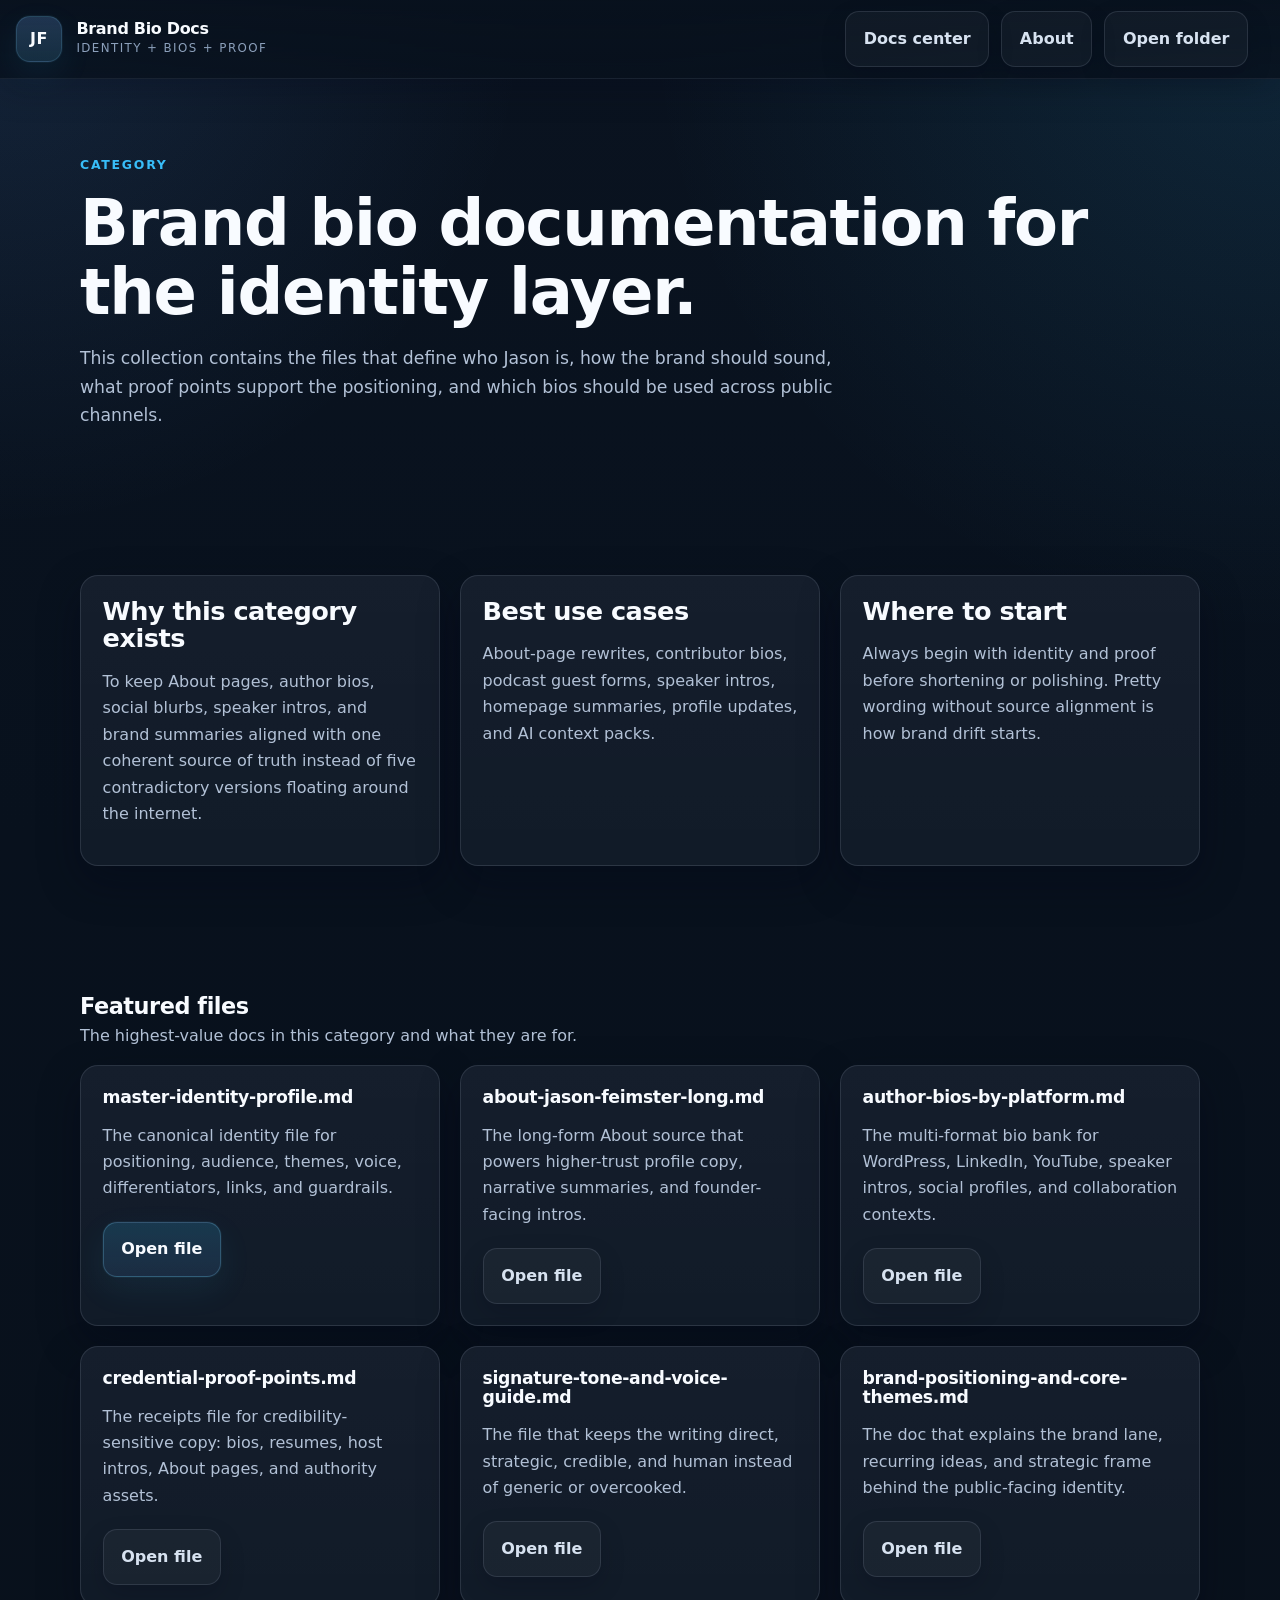
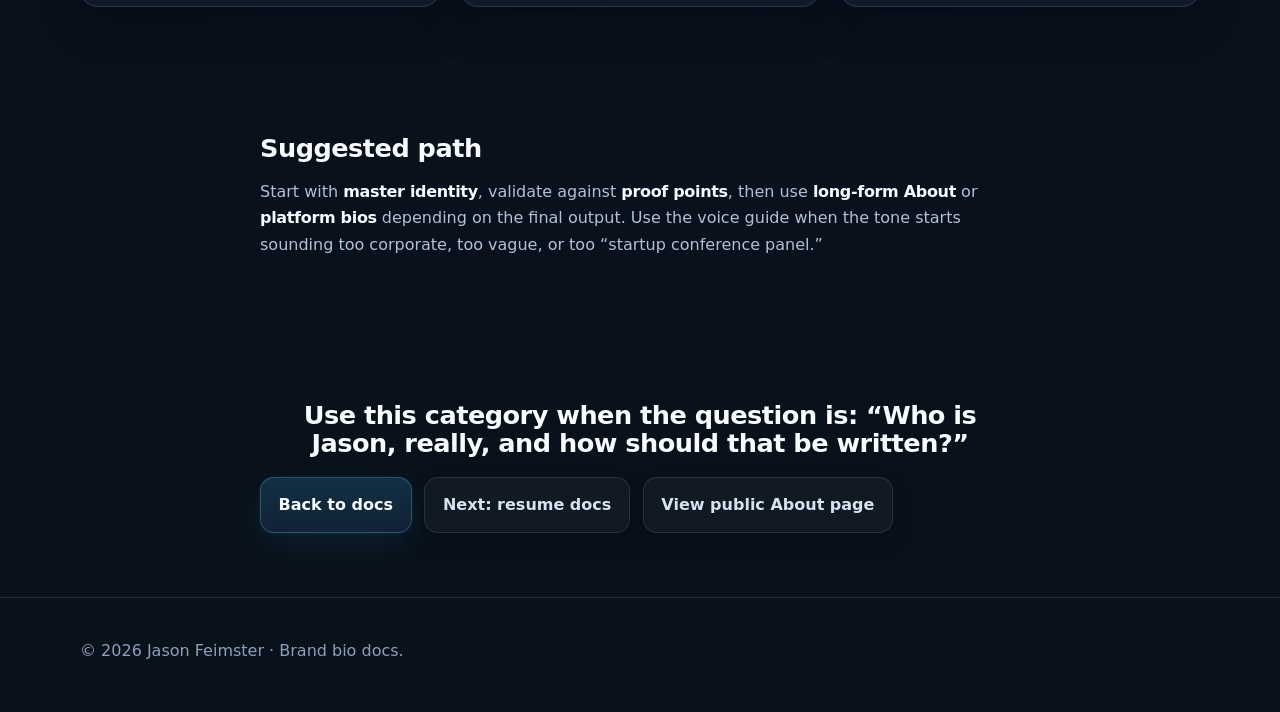
<file: site/brand-bio.html>
<!DOCTYPE html>
<html lang="en">
<head>
  <meta charset="UTF-8" />
  <meta name="viewport" content="width=device-width, initial-scale=1.0" />
  <title>Brand Bio Docs | Jason Feimster Personal Brand OS</title>
  <meta name="description" content="Category hub for Jason Feimster's brand bio documentation, including identity, long-form bios, platform bios, and proof-point files." />
  <link rel="stylesheet" href="../assets/css/style.css" />
</head>
<body class="docs-page">
  <header class="docs-topbar">
    <div class="docs-topbar-inner">
      <a class="docs-brand" href="docs.html" aria-label="Docs center">
        <span class="docs-brand-mark">JF</span>
        <span class="docs-brand-copy">
          <strong>Brand Bio Docs</strong>
          <small>Identity + bios + proof</small>
        </span>
      </a>
      <div class="docs-top-actions">
        <a class="ghost-link" href="docs.html">Docs center</a>
        <a class="ghost-link" href="about.html">About</a>
        <a class="ghost-link" href="https://github.com/JFeimster/jf-brand-os/tree/main/docs/brand-bio" target="_blank" rel="noreferrer">Open folder</a>
      </div>
    </div>
  </header>

  <main class="section">
    <div class="container">
      <p class="eyebrow">Category</p>
      <h1>Brand bio documentation for the identity layer.</h1>
      <p class="lead">This collection contains the files that define who Jason is, how the brand should sound, what proof points support the positioning, and which bios should be used across public channels.</p>
    </div>
  </main>

  <section class="section">
    <div class="container grid three-up">
      <article class="card">
        <h2>Why this category exists</h2>
        <p>To keep About pages, author bios, social blurbs, speaker intros, and brand summaries aligned with one coherent source of truth instead of five contradictory versions floating around the internet.</p>
      </article>
      <article class="card">
        <h2>Best use cases</h2>
        <p>About-page rewrites, contributor bios, podcast guest forms, speaker intros, homepage summaries, profile updates, and AI context packs.</p>
      </article>
      <article class="card">
        <h2>Where to start</h2>
        <p>Always begin with identity and proof before shortening or polishing. Pretty wording without source alignment is how brand drift starts.</p>
      </article>
    </div>
  </section>

  <section class="section">
    <div class="container">
      <div class="section-head">
        <div>
          <h2>Featured files</h2>
          <p>The highest-value docs in this category and what they are for.</p>
        </div>
      </div>
      <div class="grid three-up">
        <article class="card">
          <h3>master-identity-profile.md</h3>
          <p>The canonical identity file for positioning, audience, themes, voice, differentiators, links, and guardrails.</p>
          <div class="button-row"><a class="button primary" href="../docs/brand-bio/master-identity-profile.md">Open file</a></div>
        </article>
        <article class="card">
          <h3>about-jason-feimster-long.md</h3>
          <p>The long-form About source that powers higher-trust profile copy, narrative summaries, and founder-facing intros.</p>
          <div class="button-row"><a class="button" href="../docs/brand-bio/about-jason-feimster-long.md">Open file</a></div>
        </article>
        <article class="card">
          <h3>author-bios-by-platform.md</h3>
          <p>The multi-format bio bank for WordPress, LinkedIn, YouTube, speaker intros, social profiles, and collaboration contexts.</p>
          <div class="button-row"><a class="button" href="../docs/brand-bio/author-bios-by-platform.md">Open file</a></div>
        </article>
      </div>
      <div class="grid three-up" style="margin-top:1.25rem;">
        <article class="card">
          <h3>credential-proof-points.md</h3>
          <p>The receipts file for credibility-sensitive copy: bios, resumes, host intros, About pages, and authority assets.</p>
          <div class="button-row"><a class="button" href="../docs/brand-bio/credential-proof-points.md">Open file</a></div>
        </article>
        <article class="card">
          <h3>signature-tone-and-voice-guide.md</h3>
          <p>The file that keeps the writing direct, strategic, credible, and human instead of generic or overcooked.</p>
          <div class="button-row"><a class="button" href="../docs/brand-bio/signature-tone-and-voice-guide.md">Open file</a></div>
        </article>
        <article class="card">
          <h3>brand-positioning-and-core-themes.md</h3>
          <p>The doc that explains the brand lane, recurring ideas, and strategic frame behind the public-facing identity.</p>
          <div class="button-row"><a class="button" href="../docs/brand-bio/brand-positioning-and-core-themes.md">Open file</a></div>
        </article>
      </div>
    </div>
  </section>

  <section class="section">
    <div class="container narrow">
      <h2>Suggested path</h2>
      <p>Start with <strong>master identity</strong>, validate against <strong>proof points</strong>, then use <strong>long-form About</strong> or <strong>platform bios</strong> depending on the final output. Use the voice guide when the tone starts sounding too corporate, too vague, or too “startup conference panel.”</p>
    </div>
  </section>

  <section class="section">
    <div class="container narrow center">
      <h2>Use this category when the question is: “Who is Jason, really, and how should that be written?”</h2>
      <div class="button-row">
        <a class="button primary" href="docs.html">Back to docs</a>
        <a class="button" href="resume.html">Next: resume docs</a>
        <a class="button" href="about.html">View public About page</a>
      </div>
    </div>
  </section>

  <footer class="site-footer">
    <div class="container">
      <p>© <span id="year"></span> Jason Feimster · Brand bio docs.</p>
    </div>
  </footer>

  <script src="../assets/js/script.js"></script>
</body>
</html>
</file>
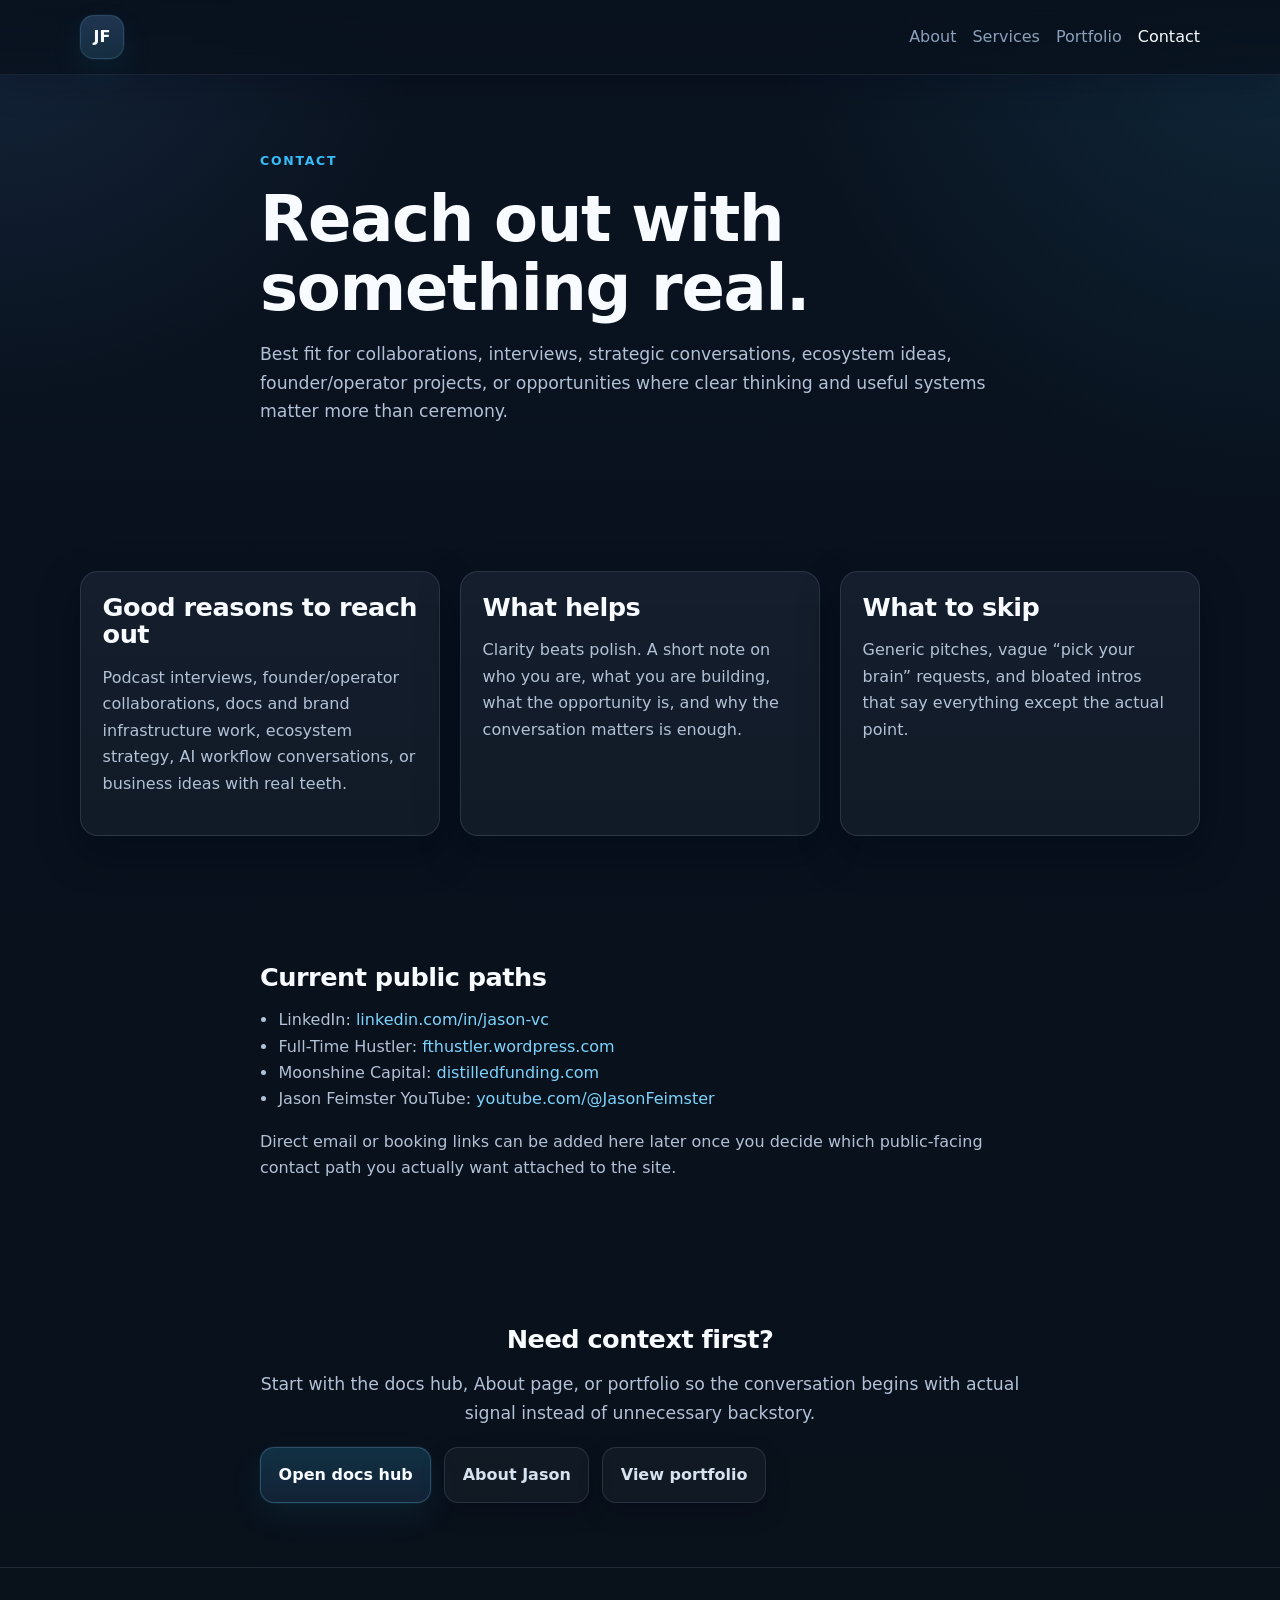
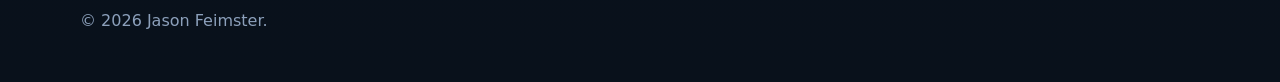
<file: site/contact.html>
<!DOCTYPE html>
<html lang="en">
<head>
  <meta charset="UTF-8" />
  <meta name="viewport" content="width=device-width, initial-scale=1.0" />
  <title>Contact | Jason Feimster</title>
  <meta name="description" content="Contact Jason Feimster for collaborations, interviews, strategic opportunities, and operator-focused projects." />
  <link rel="stylesheet" href="../assets/css/style.css" />
</head>
<body>
  <header class="site-header">
    <div class="container nav-wrap">
      <a class="logo" href="index.html">JF</a>
      <nav>
        <a href="about.html">About</a>
        <a href="services.html">Services</a>
        <a href="portfolio.html">Portfolio</a>
        <a href="contact.html" aria-current="page">Contact</a>
      </nav>
    </div>
  </header>

  <main>
    <section class="section">
      <div class="container narrow">
        <p class="eyebrow">Contact</p>
        <h1>Reach out with something real.</h1>
        <p class="lead">Best fit for collaborations, interviews, strategic conversations, ecosystem ideas, founder/operator projects, or opportunities where clear thinking and useful systems matter more than ceremony.</p>
      </div>
    </section>

    <section class="section">
      <div class="container grid three-up">
        <article class="card">
          <h2>Good reasons to reach out</h2>
          <p>Podcast interviews, founder/operator collaborations, docs and brand infrastructure work, ecosystem strategy, AI workflow conversations, or business ideas with real teeth.</p>
        </article>
        <article class="card">
          <h2>What helps</h2>
          <p>Clarity beats polish. A short note on who you are, what you are building, what the opportunity is, and why the conversation matters is enough.</p>
        </article>
        <article class="card">
          <h2>What to skip</h2>
          <p>Generic pitches, vague “pick your brain” requests, and bloated intros that say everything except the actual point.</p>
        </article>
      </div>
    </section>

    <section class="section">
      <div class="container narrow">
        <h2>Current public paths</h2>
        <ul class="contact-list">
          <li>LinkedIn: <a href="https://www.linkedin.com/in/jason-vc/" target="_blank" rel="noreferrer">linkedin.com/in/jason-vc</a></li>
          <li>Full-Time Hustler: <a href="https://fthustler.wordpress.com/" target="_blank" rel="noreferrer">fthustler.wordpress.com</a></li>
          <li>Moonshine Capital: <a href="https://www.distilledfunding.com/" target="_blank" rel="noreferrer">distilledfunding.com</a></li>
          <li>Jason Feimster YouTube: <a href="https://www.youtube.com/@JasonFeimster" target="_blank" rel="noreferrer">youtube.com/@JasonFeimster</a></li>
        </ul>
        <p>Direct email or booking links can be added here later once you decide which public-facing contact path you actually want attached to the site.</p>
      </div>
    </section>

    <section class="section">
      <div class="container narrow center">
        <h2>Need context first?</h2>
        <p class="lead">Start with the docs hub, About page, or portfolio so the conversation begins with actual signal instead of unnecessary backstory.</p>
        <div class="button-row">
          <a class="button primary" href="index.html">Open docs hub</a>
          <a class="button" href="about.html">About Jason</a>
          <a class="button" href="portfolio.html">View portfolio</a>
        </div>
      </div>
    </section>
  </main>

  <footer class="site-footer">
    <div class="container">
      <p>© <span id="year"></span> Jason Feimster.</p>
    </div>
  </footer>

  <script src="../assets/js/script.js"></script>
</body>
</html>
</file>
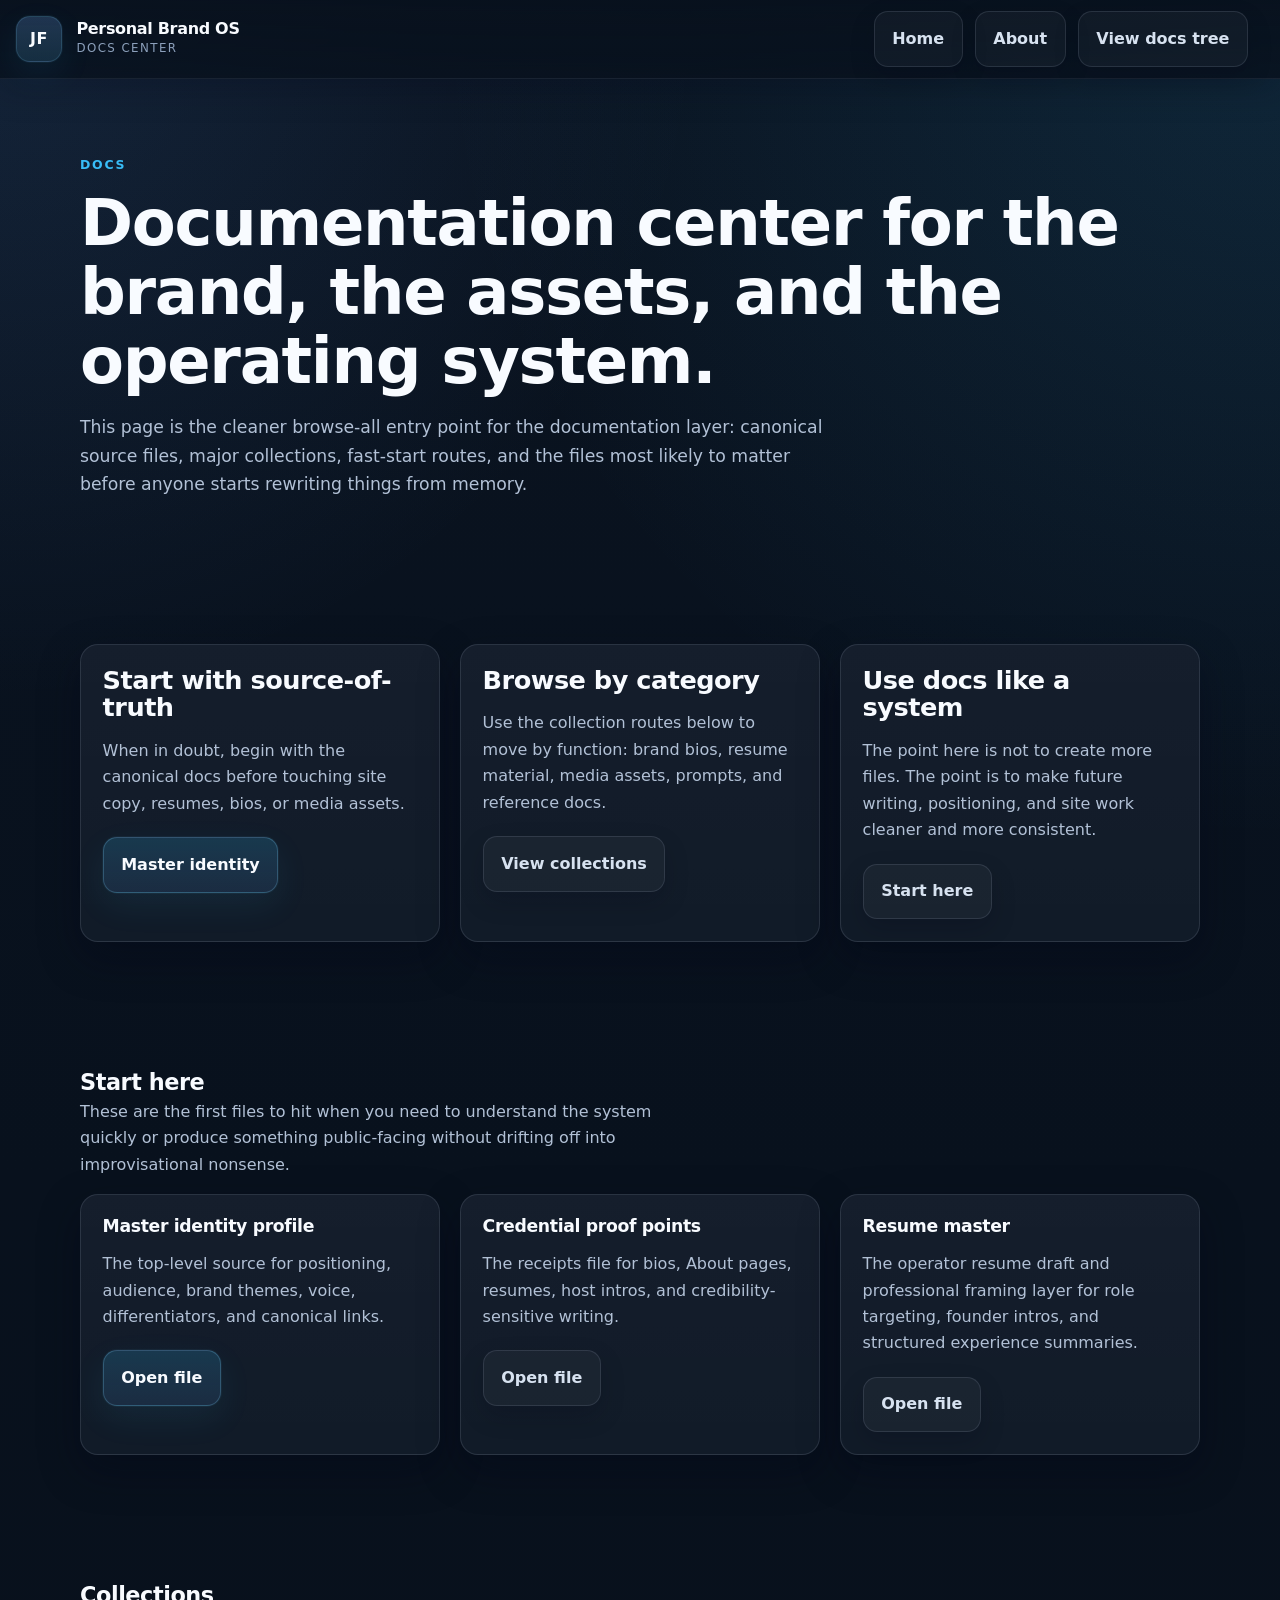
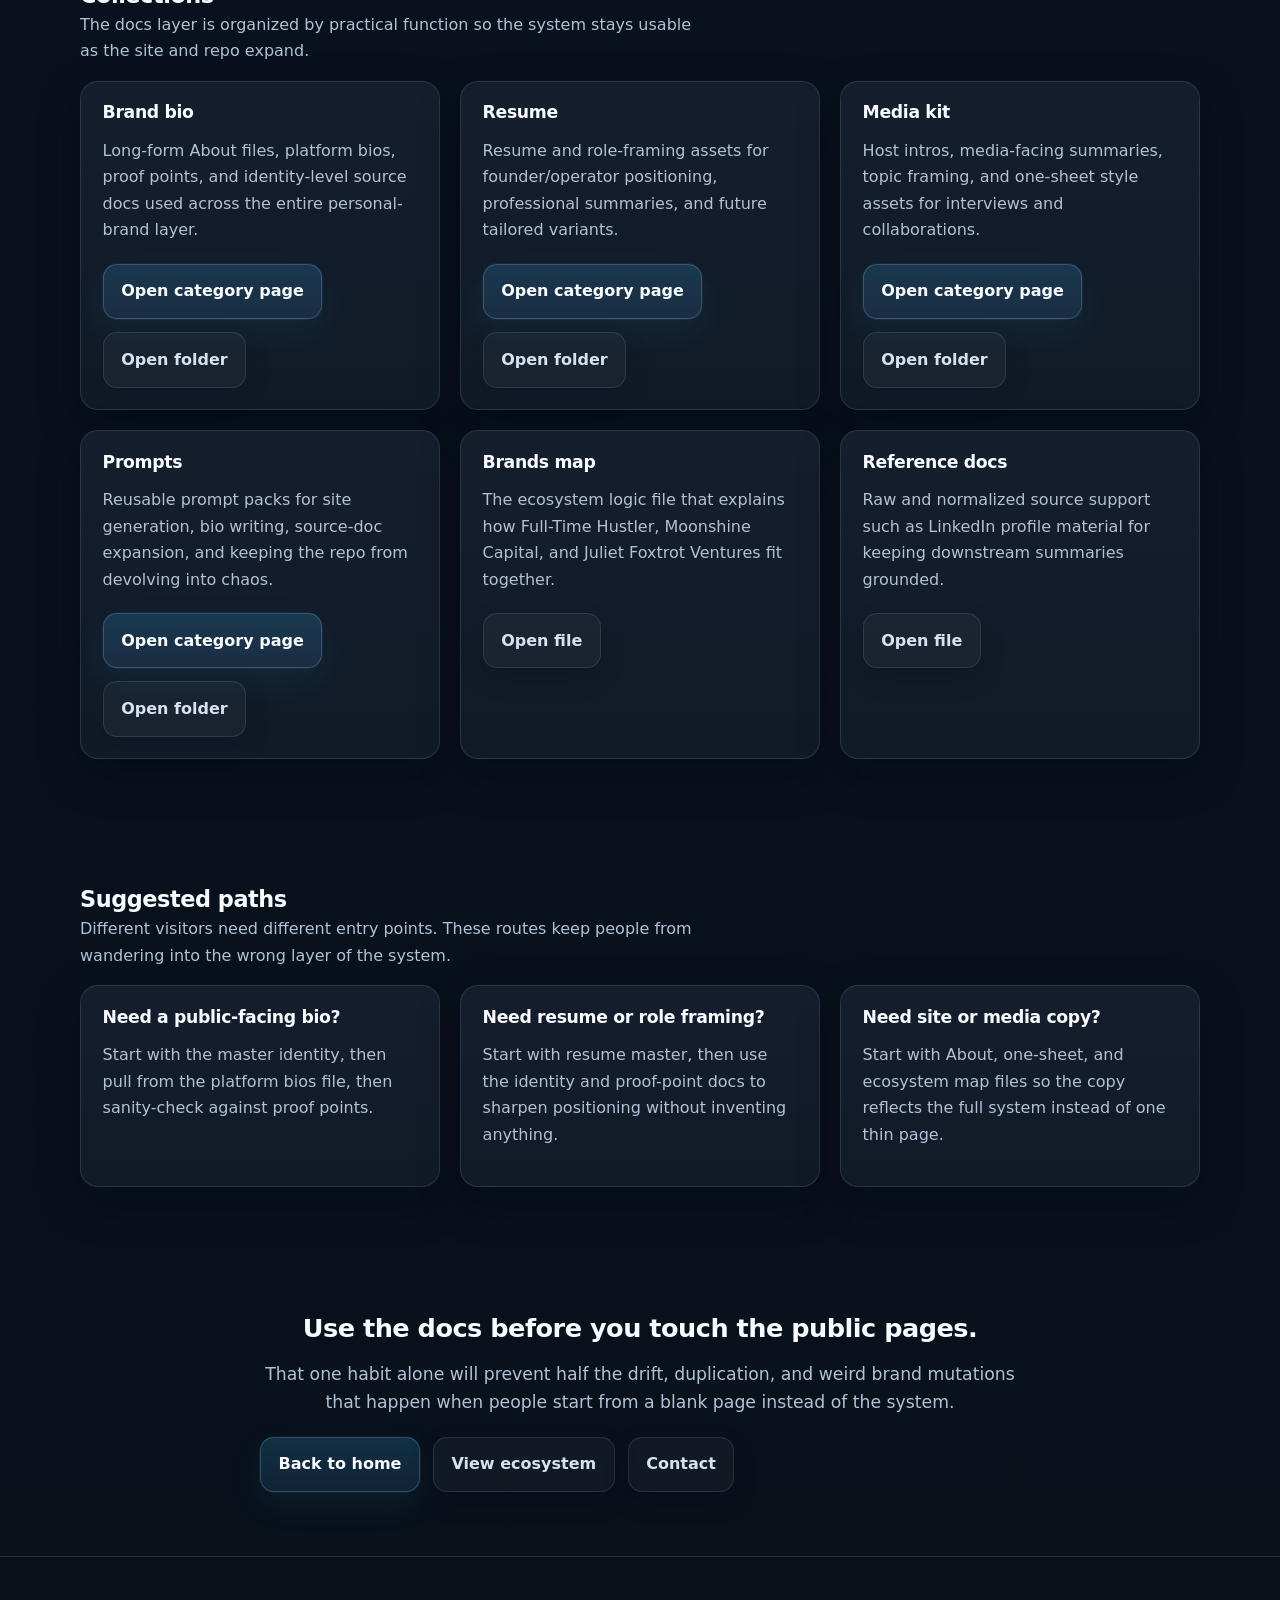
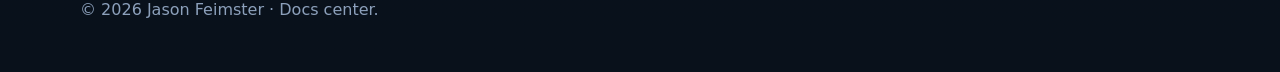
<file: site/docs.html>
<!DOCTYPE html>
<html lang="en">
<head>
  <meta charset="UTF-8" />
  <meta name="viewport" content="width=device-width, initial-scale=1.0" />
  <title>Docs | Jason Feimster Personal Brand OS</title>
  <meta name="description" content="Documentation hub for Jason Feimster's personal brand OS, including brand bios, resume assets, media kit files, prompts, and source-of-truth documentation." />
  <link rel="stylesheet" href="../assets/css/style.css" />
</head>
<body class="docs-page">
  <header class="docs-topbar">
    <div class="docs-topbar-inner">
      <a class="docs-brand" href="index.html" aria-label="Jason Feimster Personal Brand OS home">
        <span class="docs-brand-mark">JF</span>
        <span class="docs-brand-copy">
          <strong>Personal Brand OS</strong>
          <small>Docs center</small>
        </span>
      </a>

      <div class="docs-top-actions">
        <a class="ghost-link" href="index.html">Home</a>
        <a class="ghost-link" href="about.html">About</a>
        <a class="ghost-link" href="https://github.com/JFeimster/jf-brand-os/tree/main/docs" target="_blank" rel="noreferrer">View docs tree</a>
      </div>
    </div>
  </header>

  <main class="section">
    <div class="container">
      <p class="eyebrow">Docs</p>
      <h1>Documentation center for the brand, the assets, and the operating system.</h1>
      <p class="lead">This page is the cleaner browse-all entry point for the documentation layer: canonical source files, major collections, fast-start routes, and the files most likely to matter before anyone starts rewriting things from memory.</p>
    </div>
  </main>

  <section class="section">
    <div class="container grid three-up">
      <article class="card">
        <h2>Start with source-of-truth</h2>
        <p>When in doubt, begin with the canonical docs before touching site copy, resumes, bios, or media assets.</p>
        <div class="button-row">
          <a class="button primary" href="../docs/brand-bio/master-identity-profile.md">Master identity</a>
        </div>
      </article>
      <article class="card">
        <h2>Browse by category</h2>
        <p>Use the collection routes below to move by function: brand bios, resume material, media assets, prompts, and reference docs.</p>
        <div class="button-row">
          <a class="button" href="#collections">View collections</a>
        </div>
      </article>
      <article class="card">
        <h2>Use docs like a system</h2>
        <p>The point here is not to create more files. The point is to make future writing, positioning, and site work cleaner and more consistent.</p>
        <div class="button-row">
          <a class="button" href="#start-here">Start here</a>
        </div>
      </article>
    </div>
  </section>

  <section class="section" id="start-here">
    <div class="container">
      <div class="section-head">
        <div>
          <h2>Start here</h2>
          <p>These are the first files to hit when you need to understand the system quickly or produce something public-facing without drifting off into improvisational nonsense.</p>
        </div>
      </div>
      <div class="grid three-up">
        <article class="card">
          <h3>Master identity profile</h3>
          <p>The top-level source for positioning, audience, brand themes, voice, differentiators, and canonical links.</p>
          <div class="button-row">
            <a class="button primary" href="../docs/brand-bio/master-identity-profile.md">Open file</a>
          </div>
        </article>
        <article class="card">
          <h3>Credential proof points</h3>
          <p>The receipts file for bios, About pages, resumes, host intros, and credibility-sensitive writing.</p>
          <div class="button-row">
            <a class="button" href="../docs/brand-bio/credential-proof-points.md">Open file</a>
          </div>
        </article>
        <article class="card">
          <h3>Resume master</h3>
          <p>The operator resume draft and professional framing layer for role targeting, founder intros, and structured experience summaries.</p>
          <div class="button-row">
            <a class="button" href="../docs/resume/resume-master.md">Open file</a>
          </div>
        </article>
      </div>
    </div>
  </section>

  <section class="section" id="collections">
    <div class="container">
      <div class="section-head">
        <div>
          <h2>Collections</h2>
          <p>The docs layer is organized by practical function so the system stays usable as the site and repo expand.</p>
        </div>
      </div>
      <div class="grid three-up">
        <article class="card">
          <h3>Brand bio</h3>
          <p>Long-form About files, platform bios, proof points, and identity-level source docs used across the entire personal-brand layer.</p>
          <div class="button-row">
            <a class="button primary" href="brand-bio.html">Open category page</a>
            <a class="button" href="https://github.com/JFeimster/jf-brand-os/tree/main/docs/brand-bio" target="_blank" rel="noreferrer">Open folder</a>
          </div>
        </article>
        <article class="card">
          <h3>Resume</h3>
          <p>Resume and role-framing assets for founder/operator positioning, professional summaries, and future tailored variants.</p>
          <div class="button-row">
            <a class="button primary" href="resume.html">Open category page</a>
            <a class="button" href="https://github.com/JFeimster/jf-brand-os/tree/main/docs/resume" target="_blank" rel="noreferrer">Open folder</a>
          </div>
        </article>
        <article class="card">
          <h3>Media kit</h3>
          <p>Host intros, media-facing summaries, topic framing, and one-sheet style assets for interviews and collaborations.</p>
          <div class="button-row">
            <a class="button primary" href="media-kit.html">Open category page</a>
            <a class="button" href="https://github.com/JFeimster/jf-brand-os/tree/main/docs/media-kit" target="_blank" rel="noreferrer">Open folder</a>
          </div>
        </article>
      </div>
      <div class="grid three-up" style="margin-top: 1.25rem;">
        <article class="card">
          <h3>Prompts</h3>
          <p>Reusable prompt packs for site generation, bio writing, source-doc expansion, and keeping the repo from devolving into chaos.</p>
          <div class="button-row">
            <a class="button primary" href="prompts.html">Open category page</a>
            <a class="button" href="https://github.com/JFeimster/jf-brand-os/tree/main/prompts" target="_blank" rel="noreferrer">Open folder</a>
          </div>
        </article>
        <article class="card">
          <h3>Brands map</h3>
          <p>The ecosystem logic file that explains how Full-Time Hustler, Moonshine Capital, and Juliet Foxtrot Ventures fit together.</p>
          <div class="button-row">
            <a class="button" href="../docs/brands/projects-brands-and-platforms.md">Open file</a>
          </div>
        </article>
        <article class="card">
          <h3>Reference docs</h3>
          <p>Raw and normalized source support such as LinkedIn profile material for keeping downstream summaries grounded.</p>
          <div class="button-row">
            <a class="button" href="../docs/reference/raw-linkedin-profile.md">Open file</a>
          </div>
        </article>
      </div>
    </div>
  </section>

  <section class="section">
    <div class="container">
      <div class="section-head">
        <div>
          <h2>Suggested paths</h2>
          <p>Different visitors need different entry points. These routes keep people from wandering into the wrong layer of the system.</p>
        </div>
      </div>
      <div class="grid three-up">
        <article class="card">
          <h3>Need a public-facing bio?</h3>
          <p>Start with the master identity, then pull from the platform bios file, then sanity-check against proof points.</p>
        </article>
        <article class="card">
          <h3>Need resume or role framing?</h3>
          <p>Start with resume master, then use the identity and proof-point docs to sharpen positioning without inventing anything.</p>
        </article>
        <article class="card">
          <h3>Need site or media copy?</h3>
          <p>Start with About, one-sheet, and ecosystem map files so the copy reflects the full system instead of one thin page.</p>
        </article>
      </div>
    </div>
  </section>

  <section class="section">
    <div class="container narrow center">
      <h2>Use the docs before you touch the public pages.</h2>
      <p class="lead">That one habit alone will prevent half the drift, duplication, and weird brand mutations that happen when people start from a blank page instead of the system.</p>
      <div class="button-row">
        <a class="button primary" href="index.html">Back to home</a>
        <a class="button" href="portfolio.html">View ecosystem</a>
        <a class="button" href="contact.html">Contact</a>
      </div>
    </div>
  </section>

  <footer class="site-footer">
    <div class="container">
      <p>© <span id="year"></span> Jason Feimster · Docs center.</p>
    </div>
  </footer>

  <script src="../assets/js/script.js"></script>
</body>
</html>
</file>
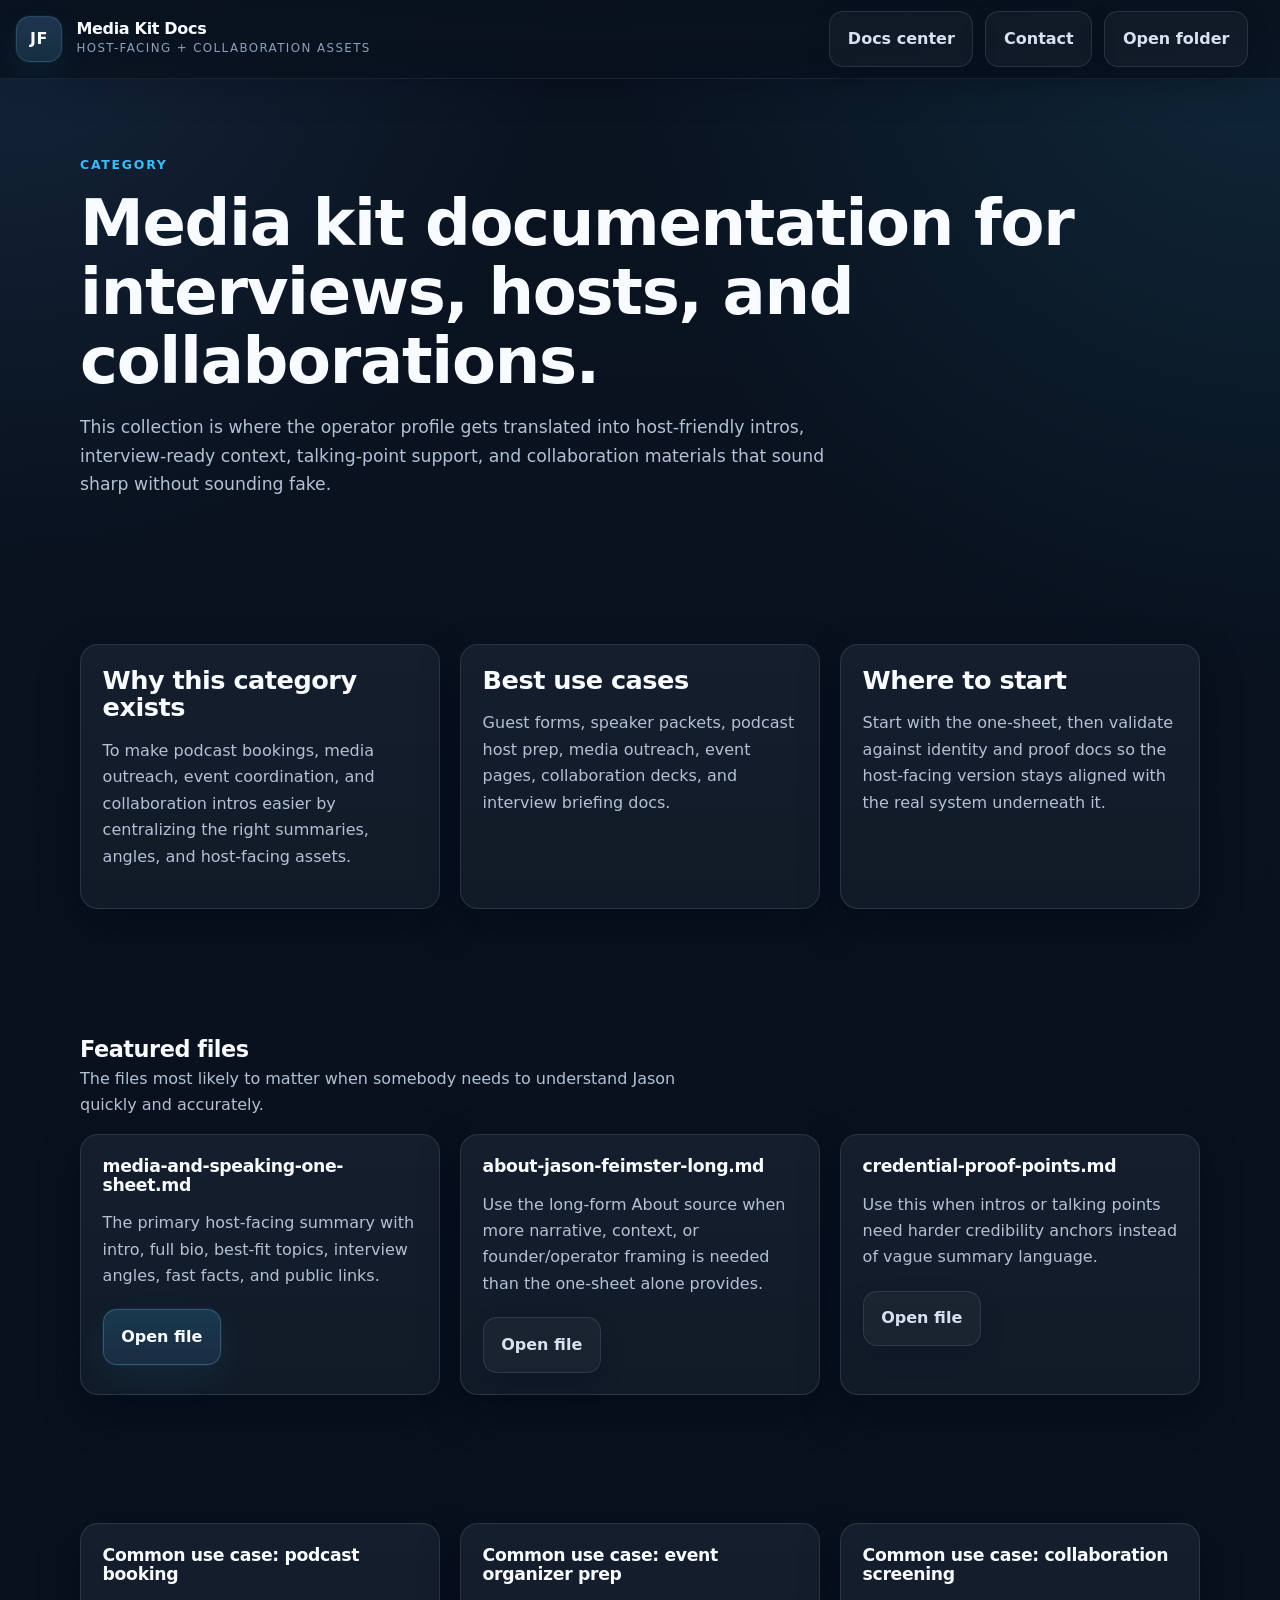
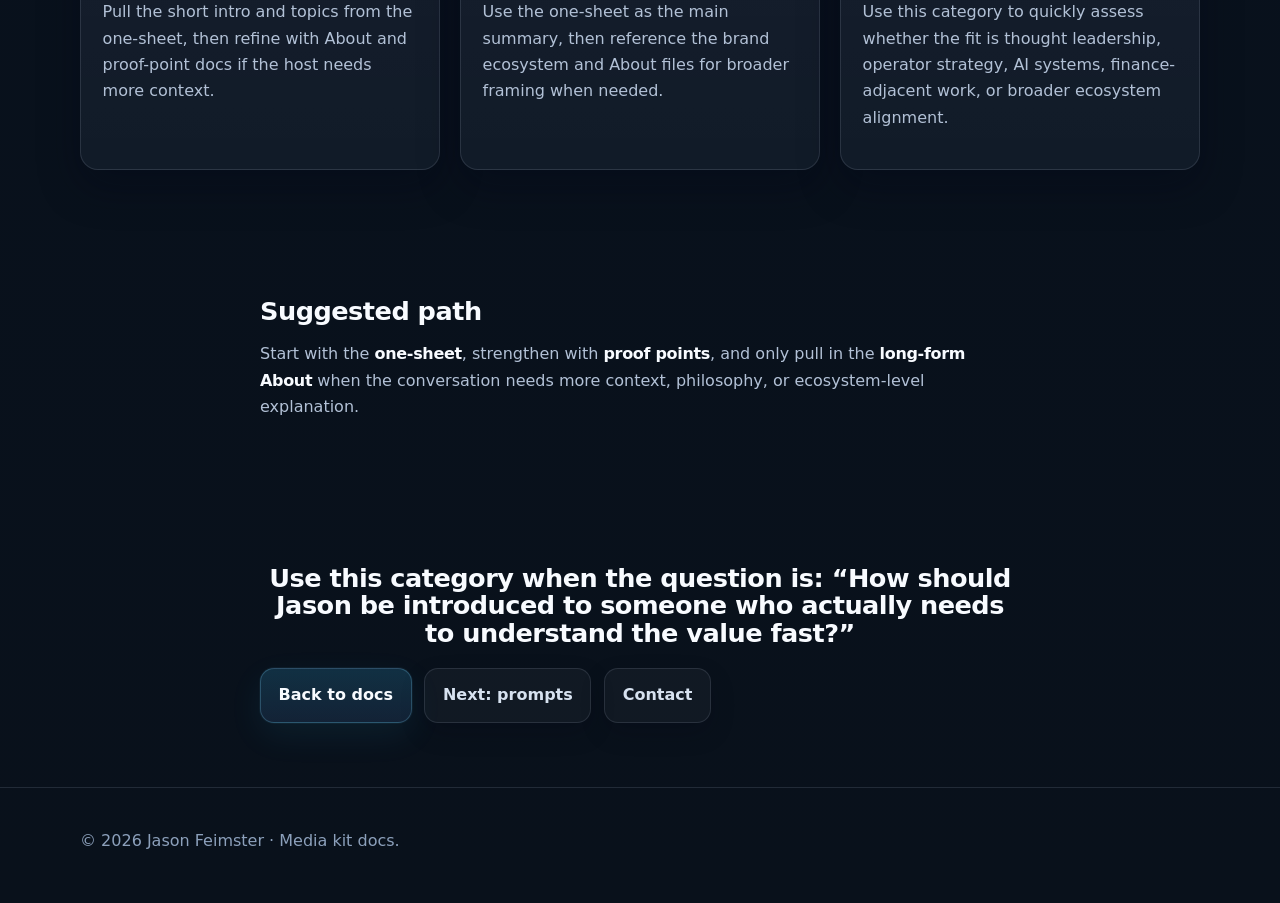
<file: site/media-kit.html>
<!DOCTYPE html>
<html lang="en">
<head>
  <meta charset="UTF-8" />
  <meta name="viewport" content="width=device-width, initial-scale=1.0" />
  <title>Media Kit Docs | Jason Feimster Personal Brand OS</title>
  <meta name="description" content="Category hub for Jason Feimster's media kit docs, including speaking one-sheet, host-facing summaries, and interview support assets." />
  <link rel="stylesheet" href="../assets/css/style.css" />
</head>
<body class="docs-page">
  <header class="docs-topbar">
    <div class="docs-topbar-inner">
      <a class="docs-brand" href="docs.html" aria-label="Docs center">
        <span class="docs-brand-mark">JF</span>
        <span class="docs-brand-copy">
          <strong>Media Kit Docs</strong>
          <small>Host-facing + collaboration assets</small>
        </span>
      </a>
      <div class="docs-top-actions">
        <a class="ghost-link" href="docs.html">Docs center</a>
        <a class="ghost-link" href="contact.html">Contact</a>
        <a class="ghost-link" href="https://github.com/JFeimster/jf-brand-os/tree/main/docs/media-kit" target="_blank" rel="noreferrer">Open folder</a>
      </div>
    </div>
  </header>

  <main class="section">
    <div class="container">
      <p class="eyebrow">Category</p>
      <h1>Media kit documentation for interviews, hosts, and collaborations.</h1>
      <p class="lead">This collection is where the operator profile gets translated into host-friendly intros, interview-ready context, talking-point support, and collaboration materials that sound sharp without sounding fake.</p>
    </div>
  </main>

  <section class="section">
    <div class="container grid three-up">
      <article class="card">
        <h2>Why this category exists</h2>
        <p>To make podcast bookings, media outreach, event coordination, and collaboration intros easier by centralizing the right summaries, angles, and host-facing assets.</p>
      </article>
      <article class="card">
        <h2>Best use cases</h2>
        <p>Guest forms, speaker packets, podcast host prep, media outreach, event pages, collaboration decks, and interview briefing docs.</p>
      </article>
      <article class="card">
        <h2>Where to start</h2>
        <p>Start with the one-sheet, then validate against identity and proof docs so the host-facing version stays aligned with the real system underneath it.</p>
      </article>
    </div>
  </section>

  <section class="section">
    <div class="container">
      <div class="section-head">
        <div>
          <h2>Featured files</h2>
          <p>The files most likely to matter when somebody needs to understand Jason quickly and accurately.</p>
        </div>
      </div>
      <div class="grid three-up">
        <article class="card">
          <h3>media-and-speaking-one-sheet.md</h3>
          <p>The primary host-facing summary with intro, full bio, best-fit topics, interview angles, fast facts, and public links.</p>
          <div class="button-row"><a class="button primary" href="../docs/media-kit/media-and-speaking-one-sheet.md">Open file</a></div>
        </article>
        <article class="card">
          <h3>about-jason-feimster-long.md</h3>
          <p>Use the long-form About source when more narrative, context, or founder/operator framing is needed than the one-sheet alone provides.</p>
          <div class="button-row"><a class="button" href="../docs/brand-bio/about-jason-feimster-long.md">Open file</a></div>
        </article>
        <article class="card">
          <h3>credential-proof-points.md</h3>
          <p>Use this when intros or talking points need harder credibility anchors instead of vague summary language.</p>
          <div class="button-row"><a class="button" href="../docs/brand-bio/credential-proof-points.md">Open file</a></div>
        </article>
      </div>
    </div>
  </section>

  <section class="section">
    <div class="container grid three-up">
      <article class="card">
        <h3>Common use case: podcast booking</h3>
        <p>Pull the short intro and topics from the one-sheet, then refine with About and proof-point docs if the host needs more context.</p>
      </article>
      <article class="card">
        <h3>Common use case: event organizer prep</h3>
        <p>Use the one-sheet as the main summary, then reference the brand ecosystem and About files for broader framing when needed.</p>
      </article>
      <article class="card">
        <h3>Common use case: collaboration screening</h3>
        <p>Use this category to quickly assess whether the fit is thought leadership, operator strategy, AI systems, finance-adjacent work, or broader ecosystem alignment.</p>
      </article>
    </div>
  </section>

  <section class="section">
    <div class="container narrow">
      <h2>Suggested path</h2>
      <p>Start with the <strong>one-sheet</strong>, strengthen with <strong>proof points</strong>, and only pull in the <strong>long-form About</strong> when the conversation needs more context, philosophy, or ecosystem-level explanation.</p>
    </div>
  </section>

  <section class="section">
    <div class="container narrow center">
      <h2>Use this category when the question is: “How should Jason be introduced to someone who actually needs to understand the value fast?”</h2>
      <div class="button-row">
        <a class="button primary" href="docs.html">Back to docs</a>
        <a class="button" href="prompts.html">Next: prompts</a>
        <a class="button" href="contact.html">Contact</a>
      </div>
    </div>
  </section>

  <footer class="site-footer">
    <div class="container">
      <p>© <span id="year"></span> Jason Feimster · Media kit docs.</p>
    </div>
  </footer>

  <script src="../assets/js/script.js"></script>
</body>
</html>
</file>
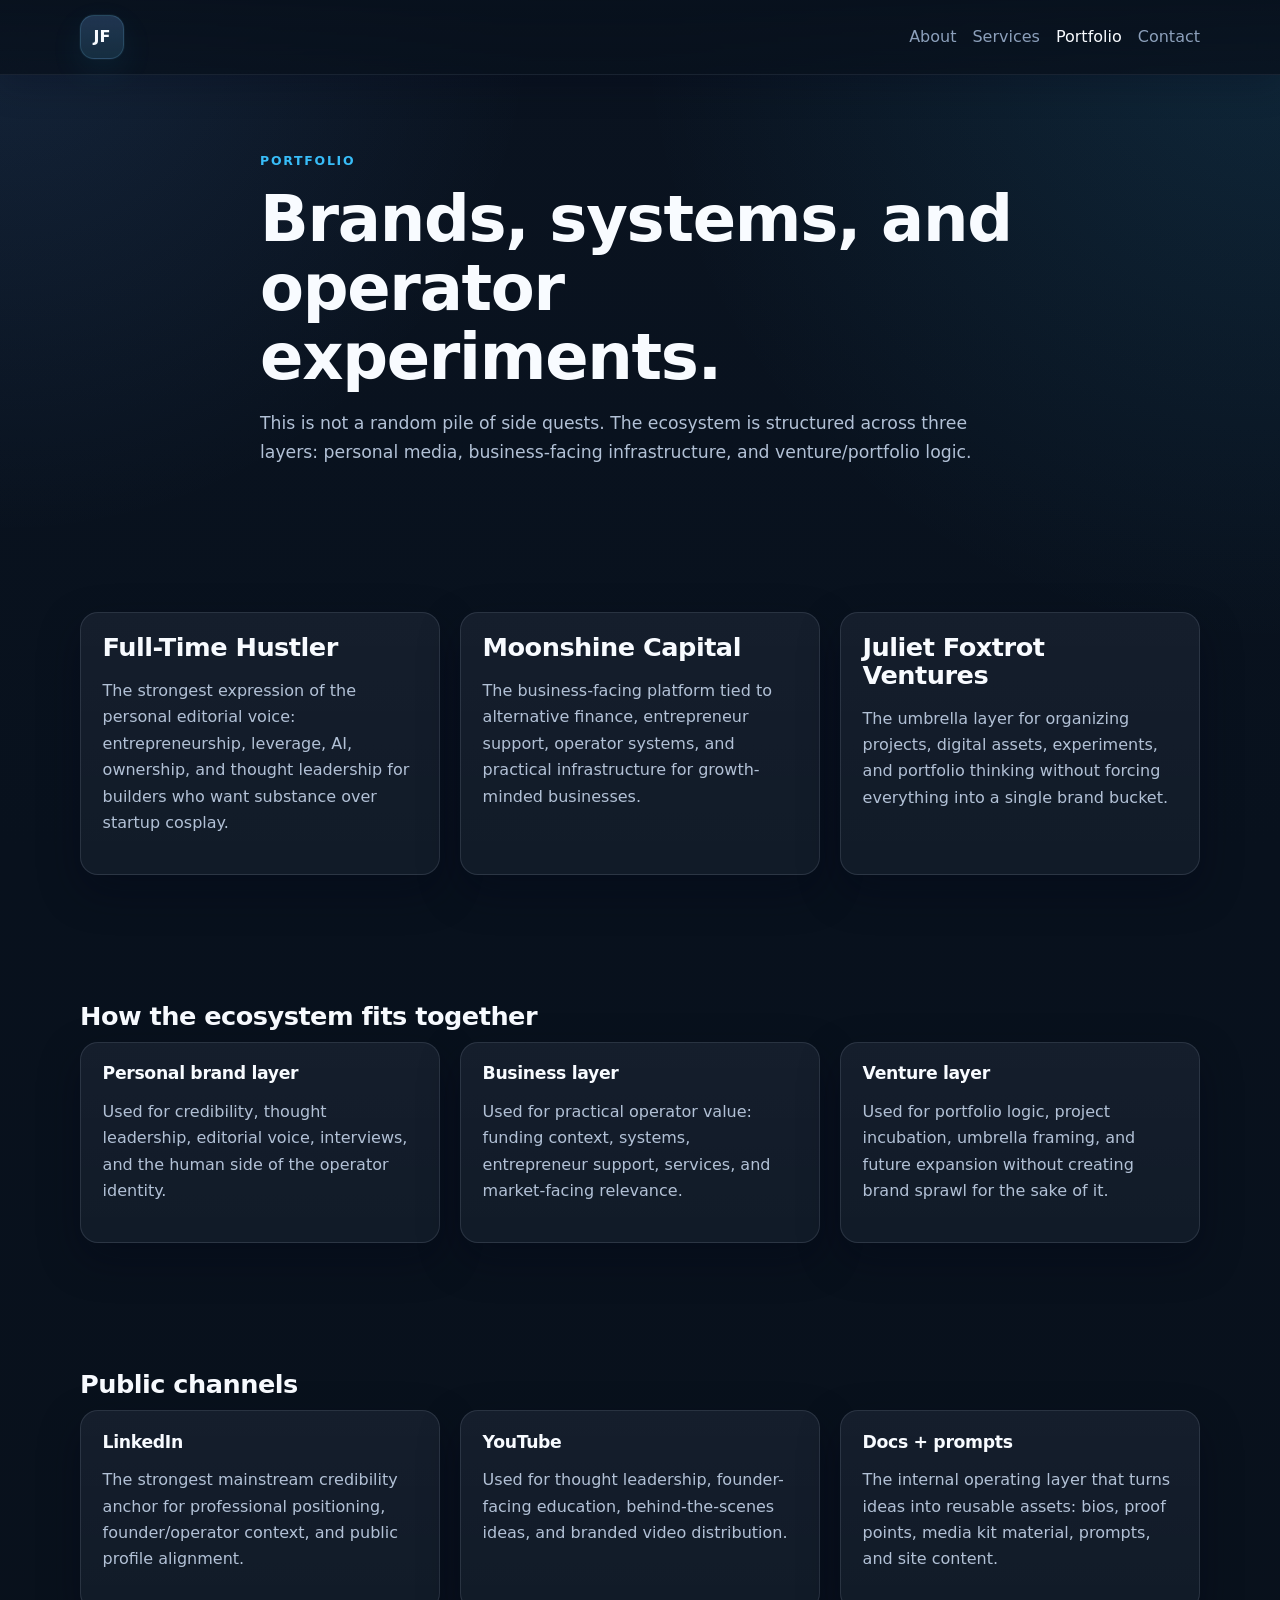
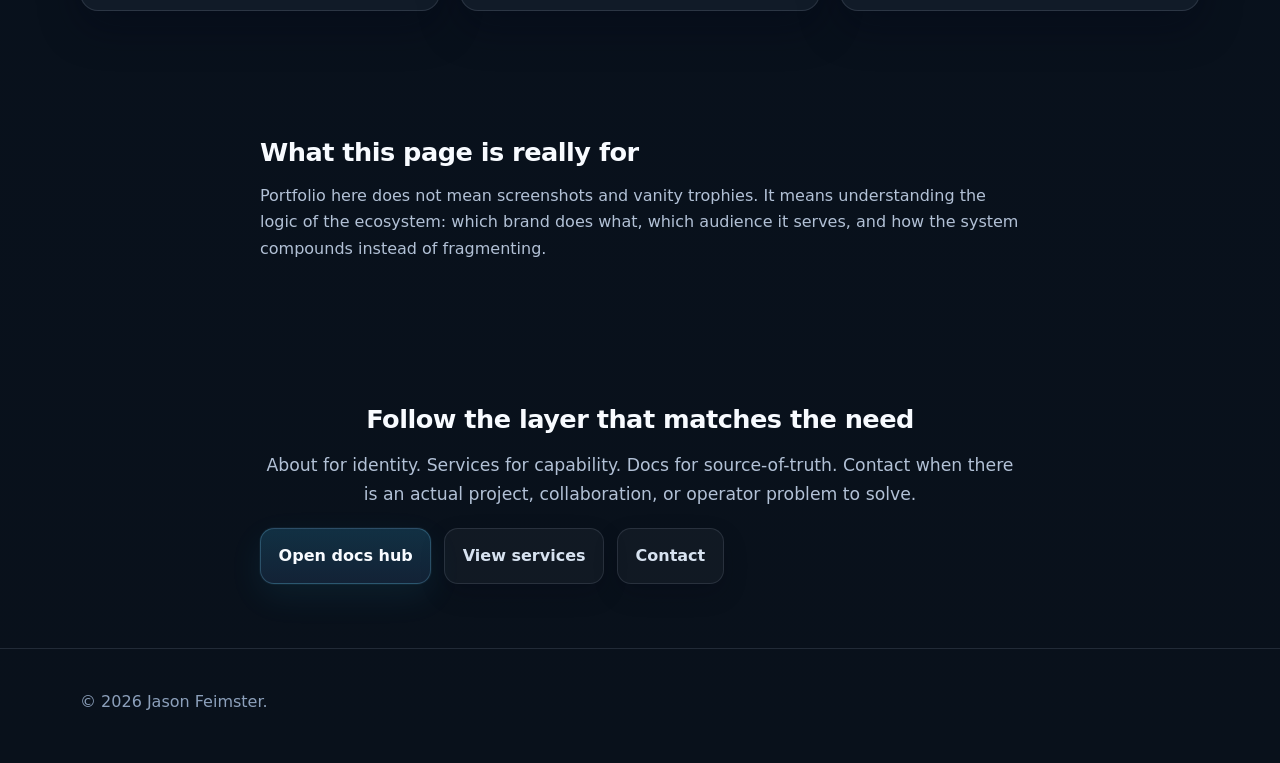
<file: site/portfolio.html>
<!DOCTYPE html>
<html lang="en">
<head>
  <meta charset="UTF-8" />
  <meta name="viewport" content="width=device-width, initial-scale=1.0" />
  <title>Portfolio | Jason Feimster</title>
  <meta name="description" content="Ecosystem map of Jason Feimster's brands, projects, platforms, and operator-facing systems." />
  <link rel="stylesheet" href="../assets/css/style.css" />
</head>
<body>
  <header class="site-header">
    <div class="container nav-wrap">
      <a class="logo" href="index.html">JF</a>
      <nav>
        <a href="about.html">About</a>
        <a href="services.html">Services</a>
        <a href="portfolio.html" aria-current="page">Portfolio</a>
        <a href="contact.html">Contact</a>
      </nav>
    </div>
  </header>

  <main>
    <section class="section">
      <div class="container narrow">
        <p class="eyebrow">Portfolio</p>
        <h1>Brands, systems, and operator experiments.</h1>
        <p class="lead">This is not a random pile of side quests. The ecosystem is structured across three layers: personal media, business-facing infrastructure, and venture/portfolio logic.</p>
      </div>
    </section>

    <section class="section">
      <div class="container grid three-up">
        <article class="card">
          <h2>Full-Time Hustler</h2>
          <p>The strongest expression of the personal editorial voice: entrepreneurship, leverage, AI, ownership, and thought leadership for builders who want substance over startup cosplay.</p>
        </article>
        <article class="card">
          <h2>Moonshine Capital</h2>
          <p>The business-facing platform tied to alternative finance, entrepreneur support, operator systems, and practical infrastructure for growth-minded businesses.</p>
        </article>
        <article class="card">
          <h2>Juliet Foxtrot Ventures</h2>
          <p>The umbrella layer for organizing projects, digital assets, experiments, and portfolio thinking without forcing everything into a single brand bucket.</p>
        </article>
      </div>
    </section>

    <section class="section">
      <div class="container">
        <h2>How the ecosystem fits together</h2>
        <div class="grid three-up">
          <article class="card">
            <h3>Personal brand layer</h3>
            <p>Used for credibility, thought leadership, editorial voice, interviews, and the human side of the operator identity.</p>
          </article>
          <article class="card">
            <h3>Business layer</h3>
            <p>Used for practical operator value: funding context, systems, entrepreneur support, services, and market-facing relevance.</p>
          </article>
          <article class="card">
            <h3>Venture layer</h3>
            <p>Used for portfolio logic, project incubation, umbrella framing, and future expansion without creating brand sprawl for the sake of it.</p>
          </article>
        </div>
      </div>
    </section>

    <section class="section">
      <div class="container">
        <h2>Public channels</h2>
        <div class="grid three-up">
          <article class="card">
            <h3>LinkedIn</h3>
            <p>The strongest mainstream credibility anchor for professional positioning, founder/operator context, and public profile alignment.</p>
          </article>
          <article class="card">
            <h3>YouTube</h3>
            <p>Used for thought leadership, founder-facing education, behind-the-scenes ideas, and branded video distribution.</p>
          </article>
          <article class="card">
            <h3>Docs + prompts</h3>
            <p>The internal operating layer that turns ideas into reusable assets: bios, proof points, media kit material, prompts, and site content.</p>
          </article>
        </div>
      </div>
    </section>

    <section class="section">
      <div class="container narrow">
        <h2>What this page is really for</h2>
        <p>Portfolio here does not mean screenshots and vanity trophies. It means understanding the logic of the ecosystem: which brand does what, which audience it serves, and how the system compounds instead of fragmenting.</p>
      </div>
    </section>

    <section class="section">
      <div class="container narrow center">
        <h2>Follow the layer that matches the need</h2>
        <p class="lead">About for identity. Services for capability. Docs for source-of-truth. Contact when there is an actual project, collaboration, or operator problem to solve.</p>
        <div class="button-row">
          <a class="button primary" href="index.html">Open docs hub</a>
          <a class="button" href="services.html">View services</a>
          <a class="button" href="contact.html">Contact</a>
        </div>
      </div>
    </section>
  </main>

  <footer class="site-footer">
    <div class="container">
      <p>© <span id="year"></span> Jason Feimster.</p>
    </div>
  </footer>

  <script src="../assets/js/script.js"></script>
</body>
</html>
</file>
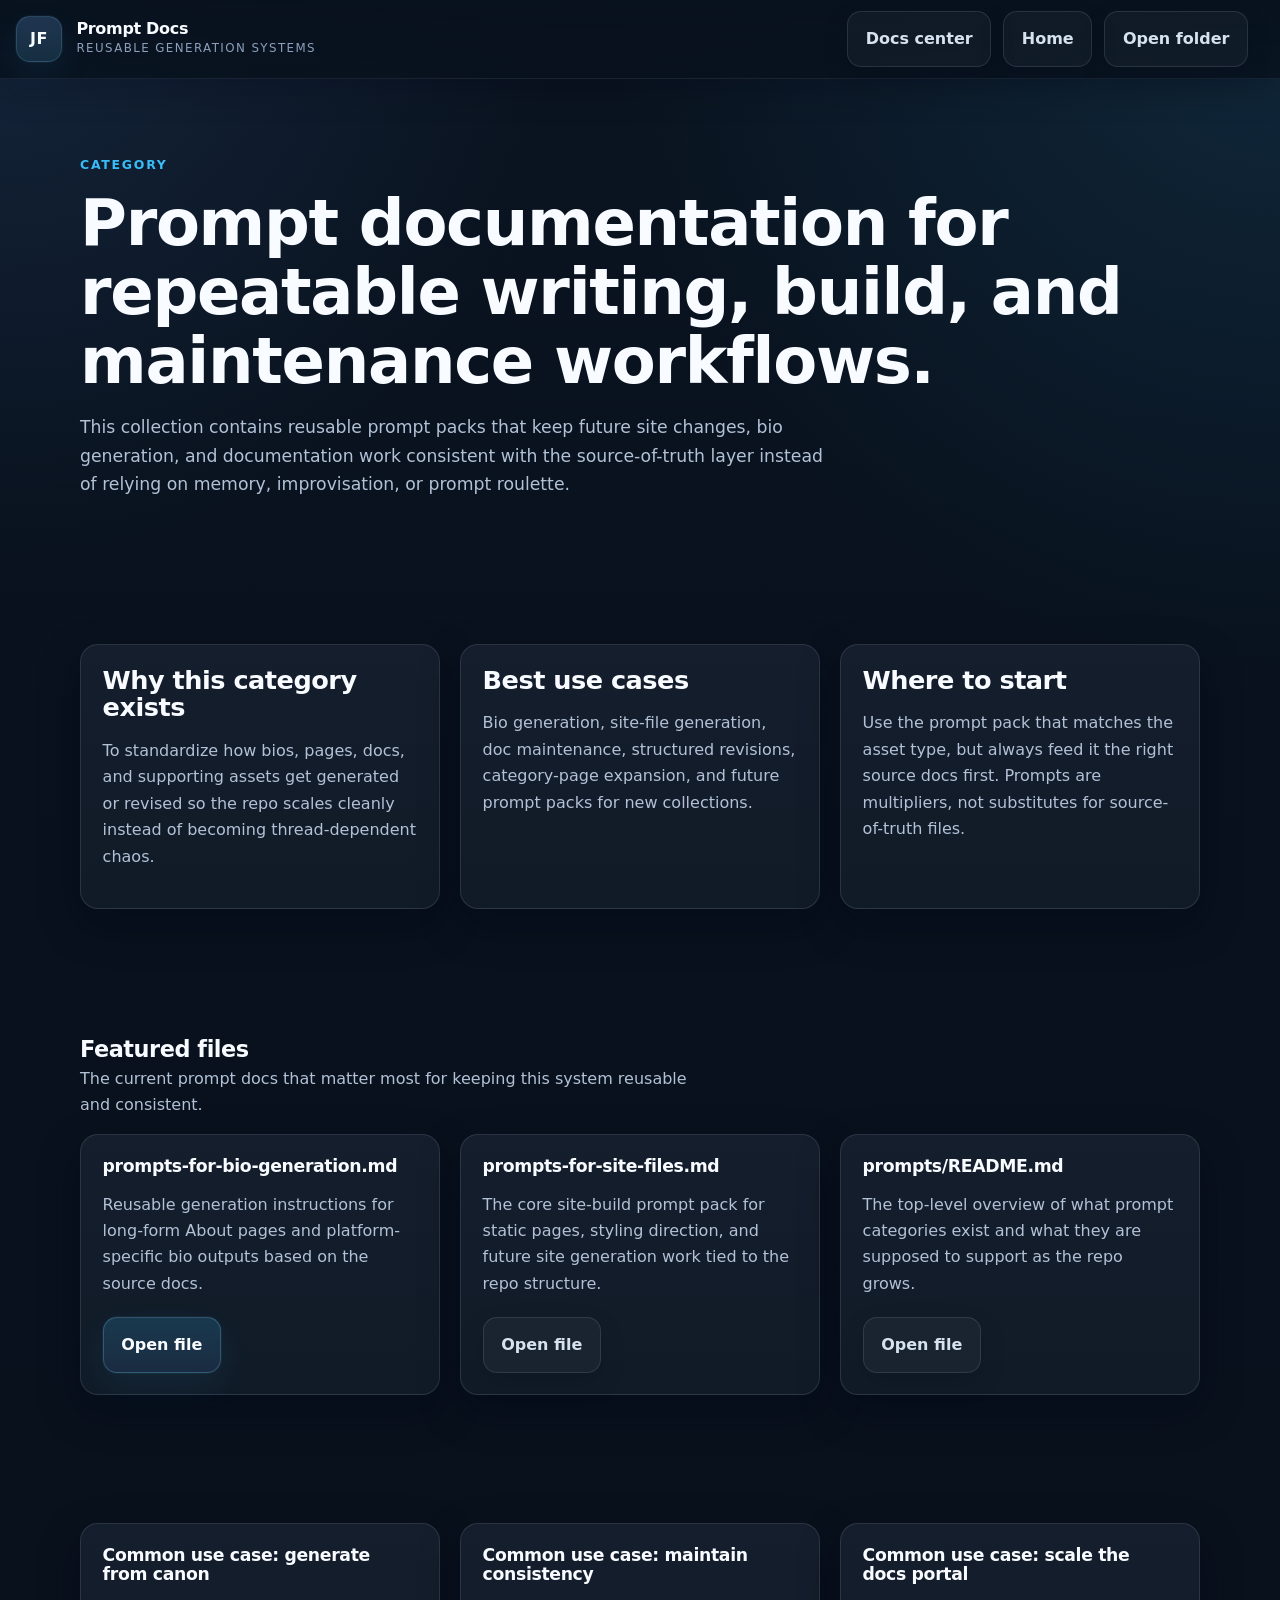
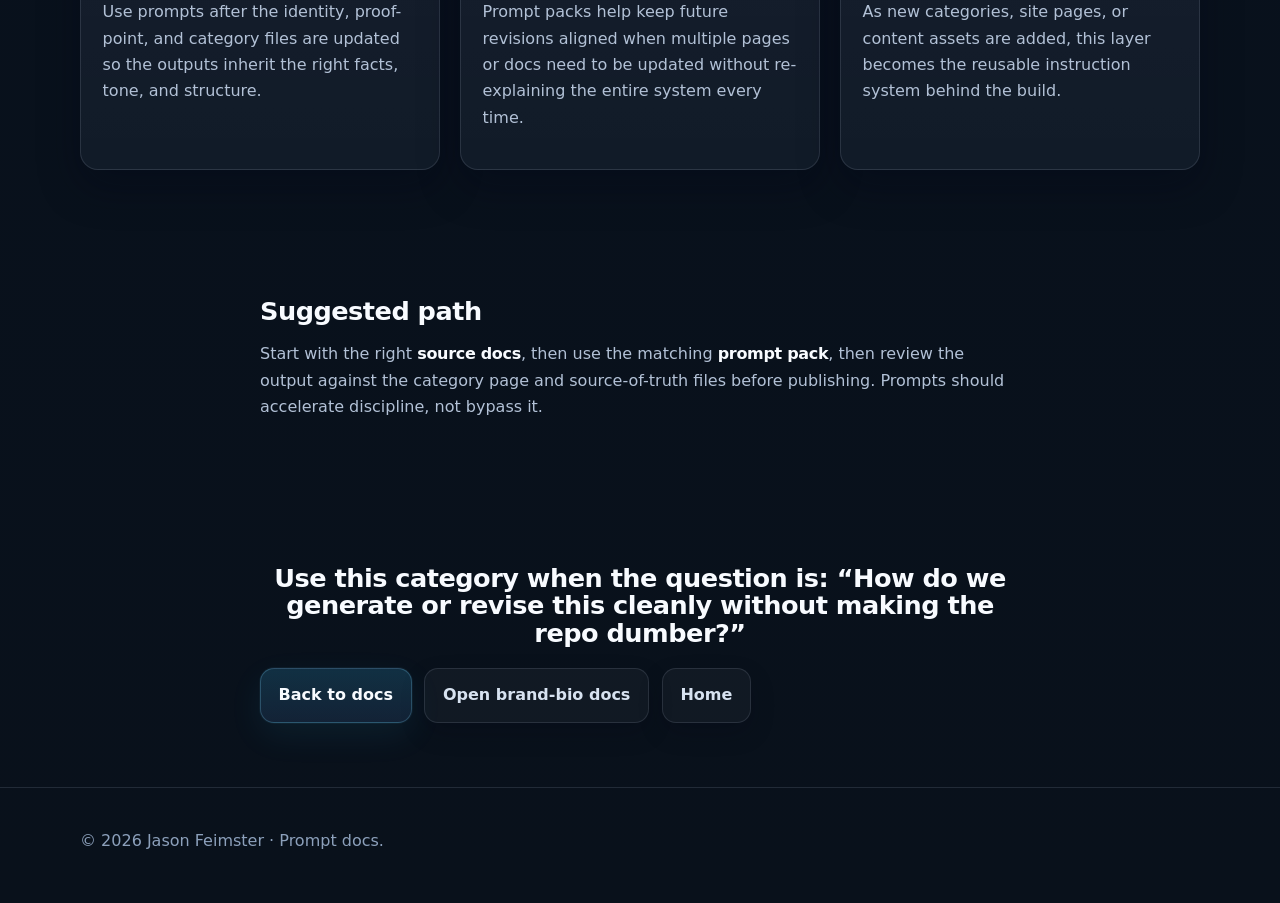
<file: site/prompts.html>
<!DOCTYPE html>
<html lang="en">
<head>
  <meta charset="UTF-8" />
  <meta name="viewport" content="width=device-width, initial-scale=1.0" />
  <title>Prompts Docs | Jason Feimster Personal Brand OS</title>
  <meta name="description" content="Category hub for Jason Feimster's prompt documentation, including prompt packs for bios, site files, and documentation workflows." />
  <link rel="stylesheet" href="../assets/css/style.css" />
</head>
<body class="docs-page">
  <header class="docs-topbar">
    <div class="docs-topbar-inner">
      <a class="docs-brand" href="docs.html" aria-label="Docs center">
        <span class="docs-brand-mark">JF</span>
        <span class="docs-brand-copy">
          <strong>Prompt Docs</strong>
          <small>Reusable generation systems</small>
        </span>
      </a>
      <div class="docs-top-actions">
        <a class="ghost-link" href="docs.html">Docs center</a>
        <a class="ghost-link" href="index.html">Home</a>
        <a class="ghost-link" href="https://github.com/JFeimster/jf-brand-os/tree/main/prompts" target="_blank" rel="noreferrer">Open folder</a>
      </div>
    </div>
  </header>

  <main class="section">
    <div class="container">
      <p class="eyebrow">Category</p>
      <h1>Prompt documentation for repeatable writing, build, and maintenance workflows.</h1>
      <p class="lead">This collection contains reusable prompt packs that keep future site changes, bio generation, and documentation work consistent with the source-of-truth layer instead of relying on memory, improvisation, or prompt roulette.</p>
    </div>
  </main>

  <section class="section">
    <div class="container grid three-up">
      <article class="card">
        <h2>Why this category exists</h2>
        <p>To standardize how bios, pages, docs, and supporting assets get generated or revised so the repo scales cleanly instead of becoming thread-dependent chaos.</p>
      </article>
      <article class="card">
        <h2>Best use cases</h2>
        <p>Bio generation, site-file generation, doc maintenance, structured revisions, category-page expansion, and future prompt packs for new collections.</p>
      </article>
      <article class="card">
        <h2>Where to start</h2>
        <p>Use the prompt pack that matches the asset type, but always feed it the right source docs first. Prompts are multipliers, not substitutes for source-of-truth files.</p>
      </article>
    </div>
  </section>

  <section class="section">
    <div class="container">
      <div class="section-head">
        <div>
          <h2>Featured files</h2>
          <p>The current prompt docs that matter most for keeping this system reusable and consistent.</p>
        </div>
      </div>
      <div class="grid three-up">
        <article class="card">
          <h3>prompts-for-bio-generation.md</h3>
          <p>Reusable generation instructions for long-form About pages and platform-specific bio outputs based on the source docs.</p>
          <div class="button-row"><a class="button primary" href="../prompts/brand-bio/prompts-for-bio-generation.md">Open file</a></div>
        </article>
        <article class="card">
          <h3>prompts-for-site-files.md</h3>
          <p>The core site-build prompt pack for static pages, styling direction, and future site generation work tied to the repo structure.</p>
          <div class="button-row"><a class="button" href="../prompts/site/prompts-for-site-files.md">Open file</a></div>
        </article>
        <article class="card">
          <h3>prompts/README.md</h3>
          <p>The top-level overview of what prompt categories exist and what they are supposed to support as the repo grows.</p>
          <div class="button-row"><a class="button" href="../prompts/README.md">Open file</a></div>
        </article>
      </div>
    </div>
  </section>

  <section class="section">
    <div class="container grid three-up">
      <article class="card">
        <h3>Common use case: generate from canon</h3>
        <p>Use prompts after the identity, proof-point, and category files are updated so the outputs inherit the right facts, tone, and structure.</p>
      </article>
      <article class="card">
        <h3>Common use case: maintain consistency</h3>
        <p>Prompt packs help keep future revisions aligned when multiple pages or docs need to be updated without re-explaining the entire system every time.</p>
      </article>
      <article class="card">
        <h3>Common use case: scale the docs portal</h3>
        <p>As new categories, site pages, or content assets are added, this layer becomes the reusable instruction system behind the build.</p>
      </article>
    </div>
  </section>

  <section class="section">
    <div class="container narrow">
      <h2>Suggested path</h2>
      <p>Start with the right <strong>source docs</strong>, then use the matching <strong>prompt pack</strong>, then review the output against the category page and source-of-truth files before publishing. Prompts should accelerate discipline, not bypass it.</p>
    </div>
  </section>

  <section class="section">
    <div class="container narrow center">
      <h2>Use this category when the question is: “How do we generate or revise this cleanly without making the repo dumber?”</h2>
      <div class="button-row">
        <a class="button primary" href="docs.html">Back to docs</a>
        <a class="button" href="brand-bio.html">Open brand-bio docs</a>
        <a class="button" href="index.html">Home</a>
      </div>
    </div>
  </section>

  <footer class="site-footer">
    <div class="container">
      <p>© <span id="year"></span> Jason Feimster · Prompt docs.</p>
    </div>
  </footer>

  <script src="../assets/js/script.js"></script>
</body>
</html>
</file>
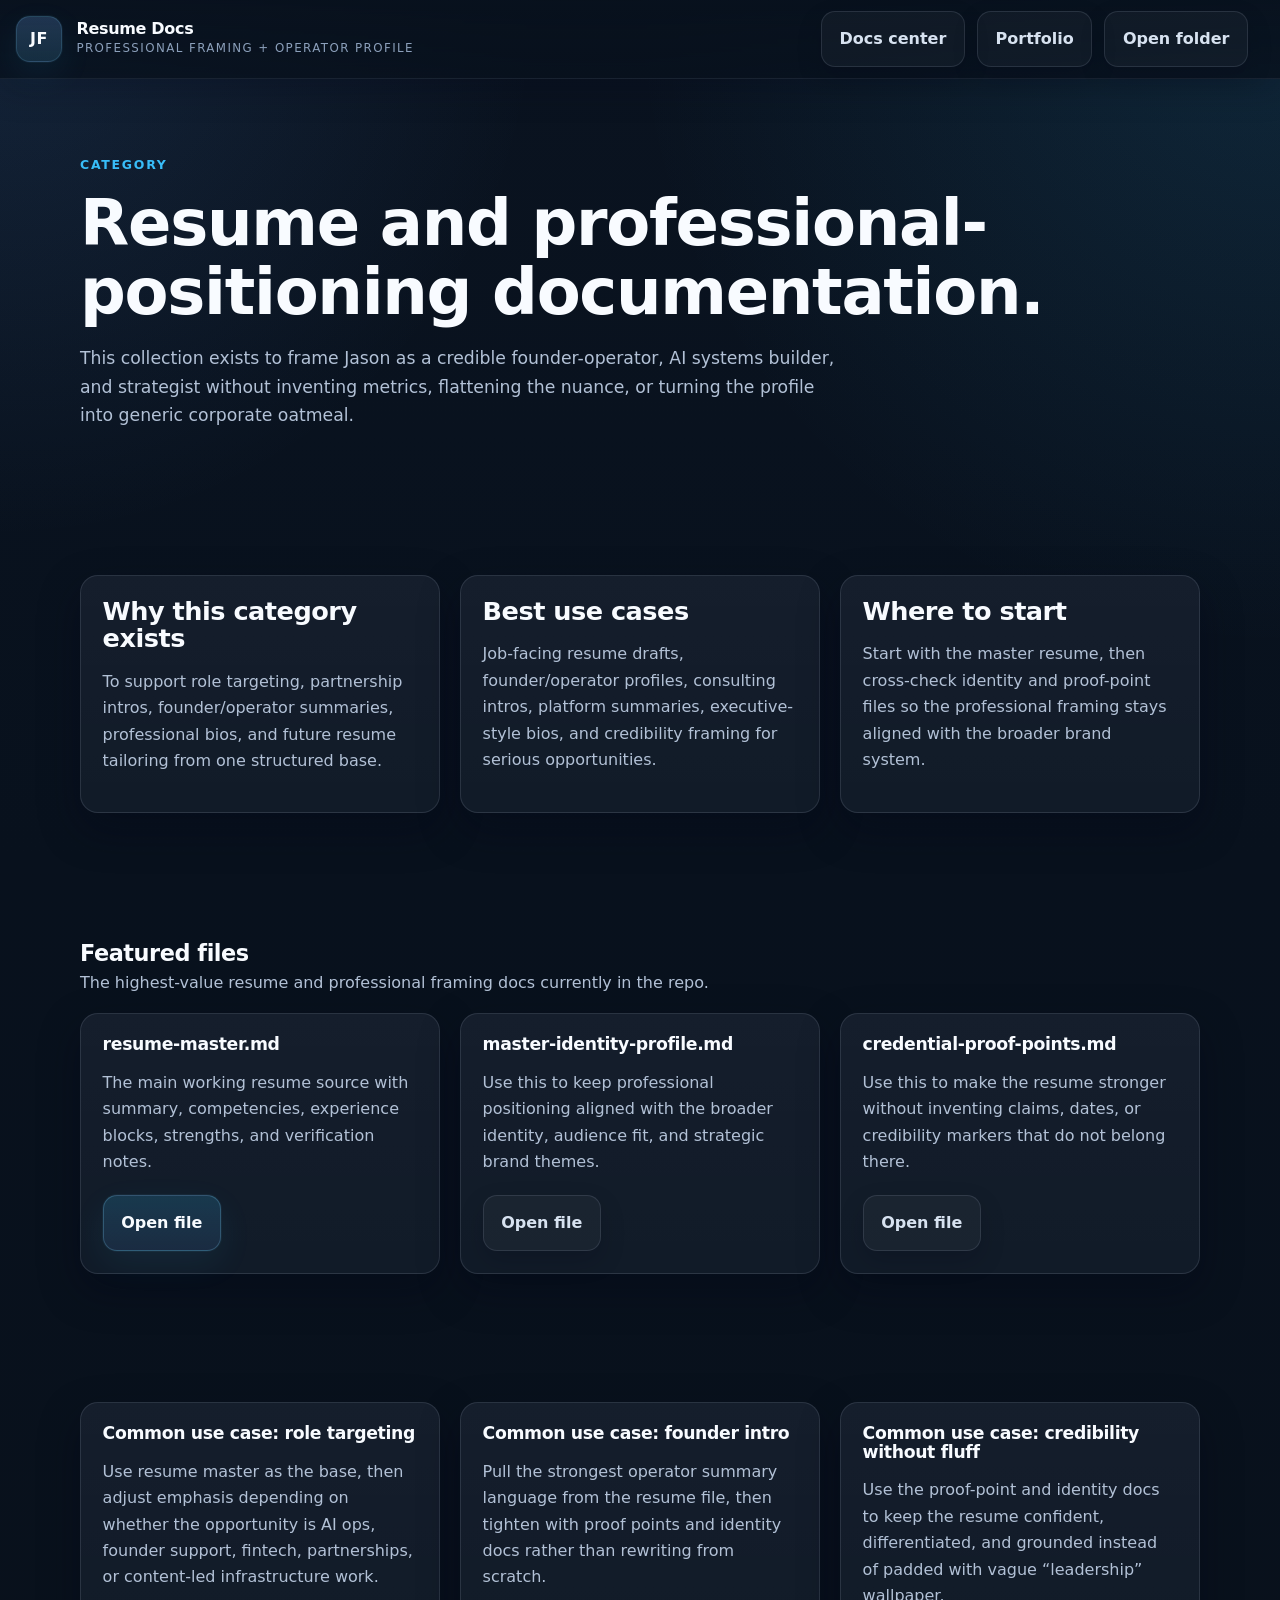
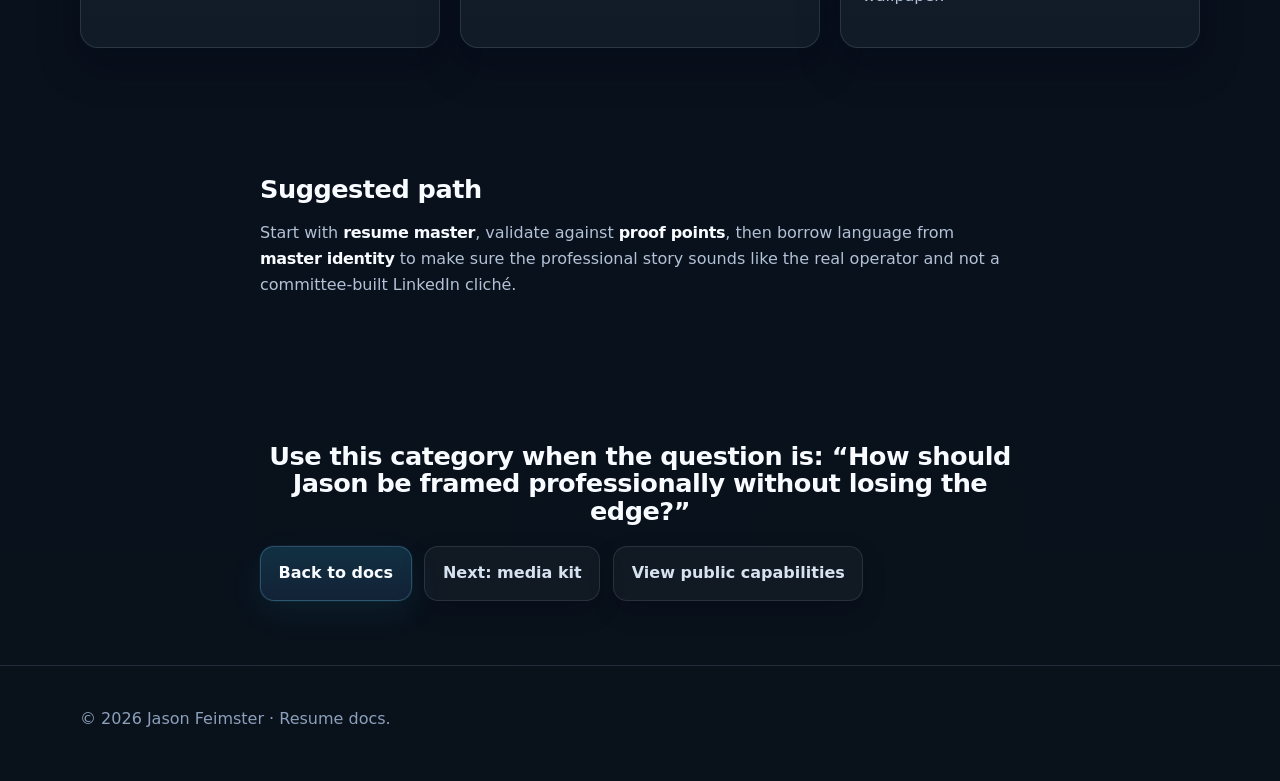
<file: site/resume.html>
<!DOCTYPE html>
<html lang="en">
<head>
  <meta charset="UTF-8" />
  <meta name="viewport" content="width=device-width, initial-scale=1.0" />
  <title>Resume Docs | Jason Feimster Personal Brand OS</title>
  <meta name="description" content="Category hub for Jason Feimster's resume and professional positioning docs, including resume source material and role-framing assets." />
  <link rel="stylesheet" href="../assets/css/style.css" />
</head>
<body class="docs-page">
  <header class="docs-topbar">
    <div class="docs-topbar-inner">
      <a class="docs-brand" href="docs.html" aria-label="Docs center">
        <span class="docs-brand-mark">JF</span>
        <span class="docs-brand-copy">
          <strong>Resume Docs</strong>
          <small>Professional framing + operator profile</small>
        </span>
      </a>
      <div class="docs-top-actions">
        <a class="ghost-link" href="docs.html">Docs center</a>
        <a class="ghost-link" href="portfolio.html">Portfolio</a>
        <a class="ghost-link" href="https://github.com/JFeimster/jf-brand-os/tree/main/docs/resume" target="_blank" rel="noreferrer">Open folder</a>
      </div>
    </div>
  </header>

  <main class="section">
    <div class="container">
      <p class="eyebrow">Category</p>
      <h1>Resume and professional-positioning documentation.</h1>
      <p class="lead">This collection exists to frame Jason as a credible founder-operator, AI systems builder, and strategist without inventing metrics, flattening the nuance, or turning the profile into generic corporate oatmeal.</p>
    </div>
  </main>

  <section class="section">
    <div class="container grid three-up">
      <article class="card">
        <h2>Why this category exists</h2>
        <p>To support role targeting, partnership intros, founder/operator summaries, professional bios, and future resume tailoring from one structured base.</p>
      </article>
      <article class="card">
        <h2>Best use cases</h2>
        <p>Job-facing resume drafts, founder/operator profiles, consulting intros, platform summaries, executive-style bios, and credibility framing for serious opportunities.</p>
      </article>
      <article class="card">
        <h2>Where to start</h2>
        <p>Start with the master resume, then cross-check identity and proof-point files so the professional framing stays aligned with the broader brand system.</p>
      </article>
    </div>
  </section>

  <section class="section">
    <div class="container">
      <div class="section-head">
        <div>
          <h2>Featured files</h2>
          <p>The highest-value resume and professional framing docs currently in the repo.</p>
        </div>
      </div>
      <div class="grid three-up">
        <article class="card">
          <h3>resume-master.md</h3>
          <p>The main working resume source with summary, competencies, experience blocks, strengths, and verification notes.</p>
          <div class="button-row"><a class="button primary" href="../docs/resume/resume-master.md">Open file</a></div>
        </article>
        <article class="card">
          <h3>master-identity-profile.md</h3>
          <p>Use this to keep professional positioning aligned with the broader identity, audience fit, and strategic brand themes.</p>
          <div class="button-row"><a class="button" href="../docs/brand-bio/master-identity-profile.md">Open file</a></div>
        </article>
        <article class="card">
          <h3>credential-proof-points.md</h3>
          <p>Use this to make the resume stronger without inventing claims, dates, or credibility markers that do not belong there.</p>
          <div class="button-row"><a class="button" href="../docs/brand-bio/credential-proof-points.md">Open file</a></div>
        </article>
      </div>
    </div>
  </section>

  <section class="section">
    <div class="container grid three-up">
      <article class="card">
        <h3>Common use case: role targeting</h3>
        <p>Use resume master as the base, then adjust emphasis depending on whether the opportunity is AI ops, founder support, fintech, partnerships, or content-led infrastructure work.</p>
      </article>
      <article class="card">
        <h3>Common use case: founder intro</h3>
        <p>Pull the strongest operator summary language from the resume file, then tighten with proof points and identity docs rather than rewriting from scratch.</p>
      </article>
      <article class="card">
        <h3>Common use case: credibility without fluff</h3>
        <p>Use the proof-point and identity docs to keep the resume confident, differentiated, and grounded instead of padded with vague “leadership” wallpaper.</p>
      </article>
    </div>
  </section>

  <section class="section">
    <div class="container narrow">
      <h2>Suggested path</h2>
      <p>Start with <strong>resume master</strong>, validate against <strong>proof points</strong>, then borrow language from <strong>master identity</strong> to make sure the professional story sounds like the real operator and not a committee-built LinkedIn cliché.</p>
    </div>
  </section>

  <section class="section">
    <div class="container narrow center">
      <h2>Use this category when the question is: “How should Jason be framed professionally without losing the edge?”</h2>
      <div class="button-row">
        <a class="button primary" href="docs.html">Back to docs</a>
        <a class="button" href="media-kit.html">Next: media kit</a>
        <a class="button" href="services.html">View public capabilities</a>
      </div>
    </div>
  </section>

  <footer class="site-footer">
    <div class="container">
      <p>© <span id="year"></span> Jason Feimster · Resume docs.</p>
    </div>
  </footer>

  <script src="../assets/js/script.js"></script>
</body>
</html>
</file>
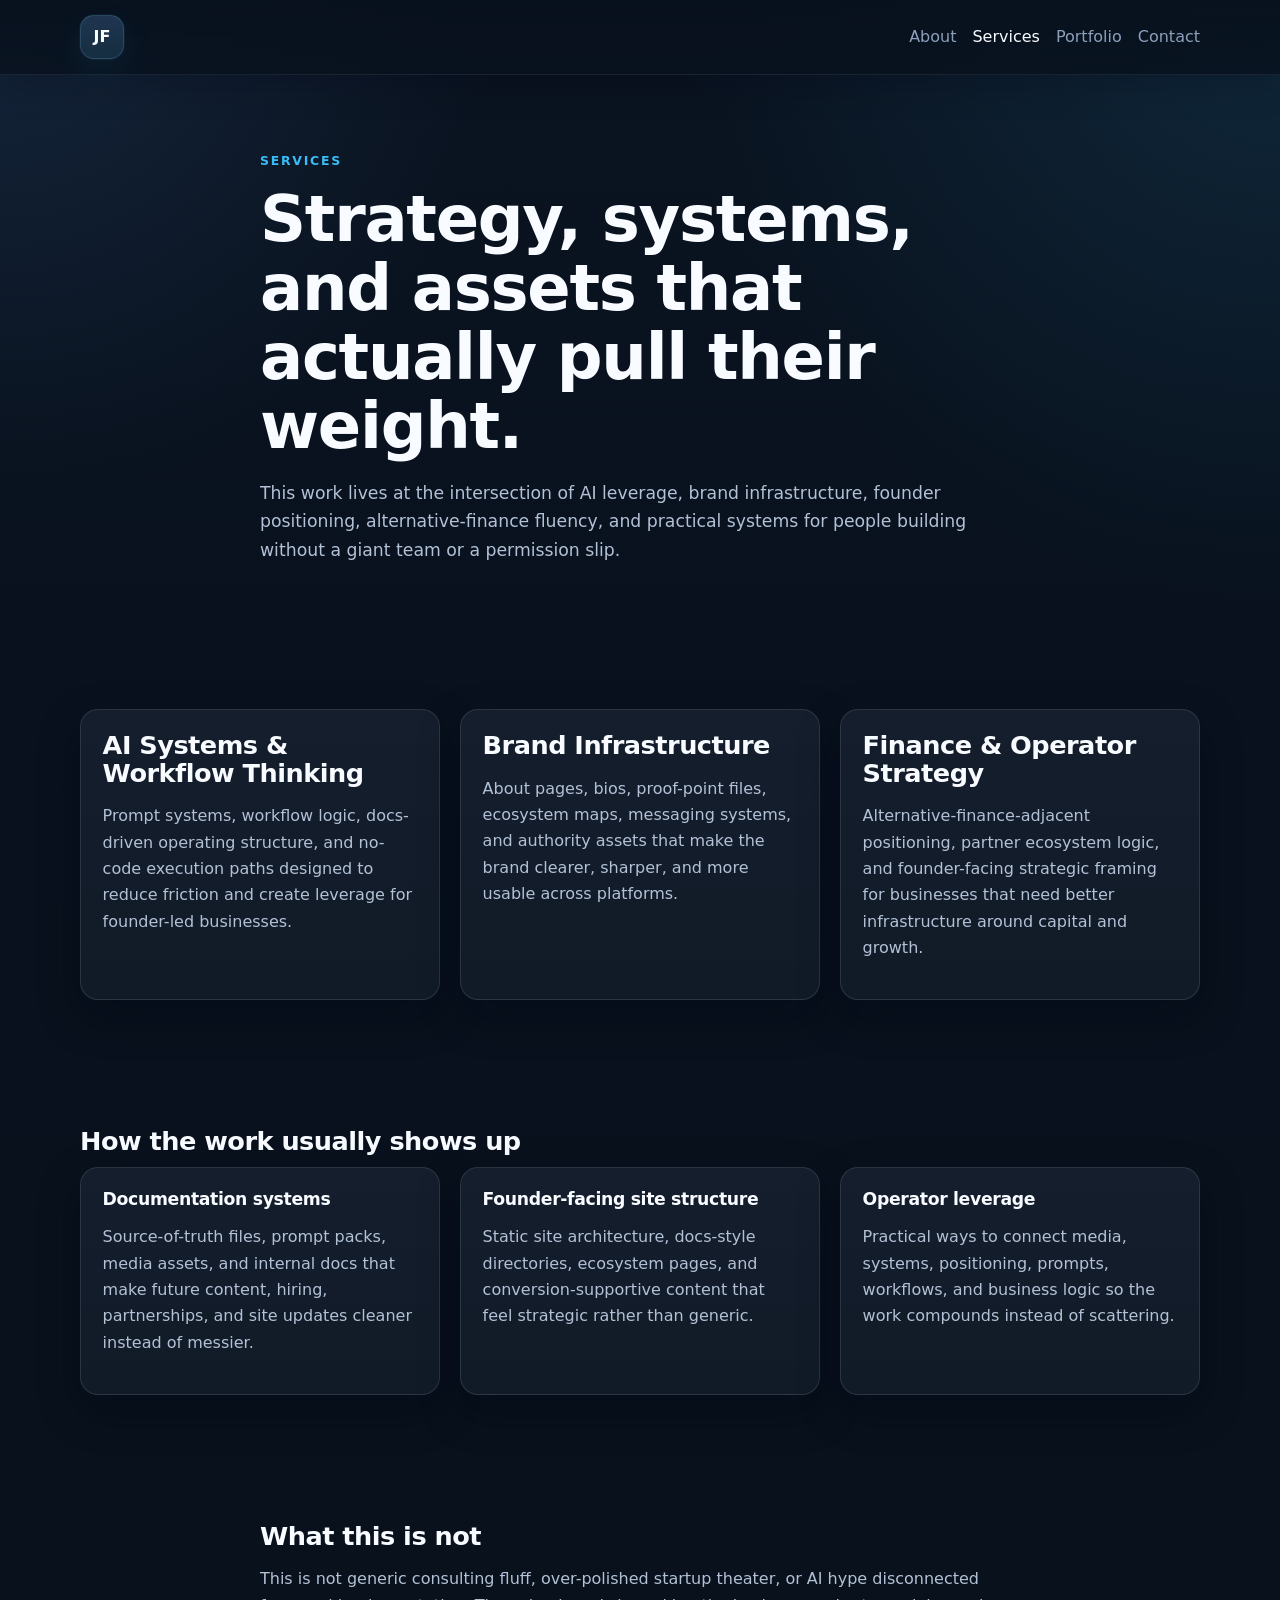
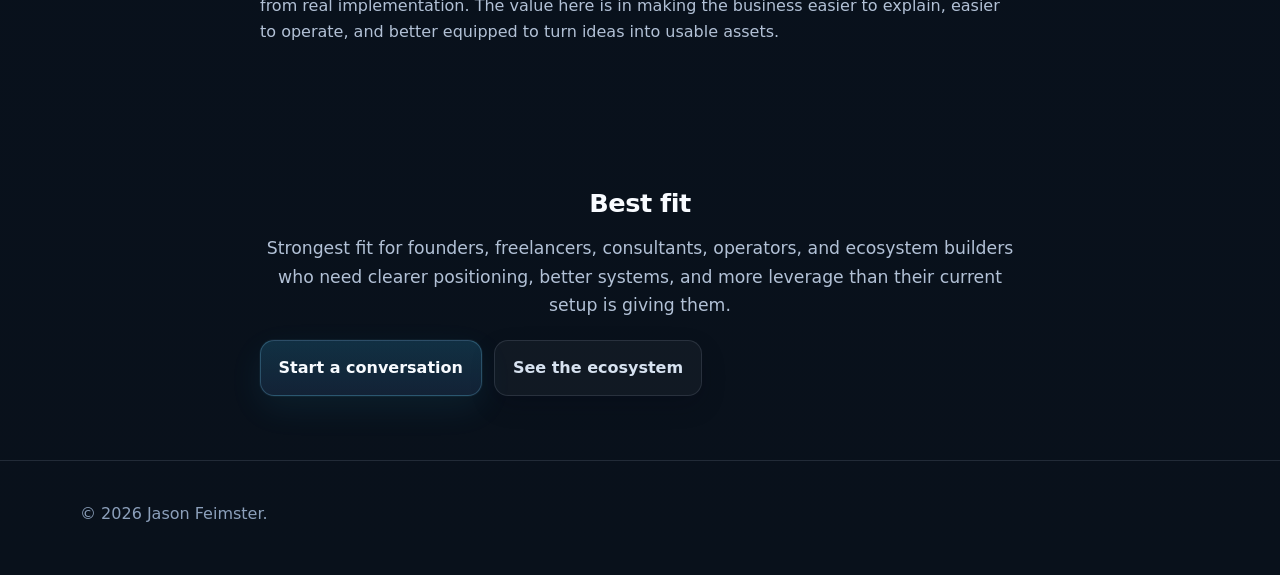
<file: site/services.html>
<!DOCTYPE html>
<html lang="en">
<head>
  <meta charset="UTF-8" />
  <meta name="viewport" content="width=device-width, initial-scale=1.0" />
  <title>Services | Jason Feimster</title>
  <meta name="description" content="Strategic capabilities across AI systems, brand infrastructure, funding-adjacent operator strategy, and documentation-driven business assets." />
  <link rel="stylesheet" href="../assets/css/style.css" />
</head>
<body>
  <header class="site-header">
    <div class="container nav-wrap">
      <a class="logo" href="index.html">JF</a>
      <nav>
        <a href="about.html">About</a>
        <a href="services.html" aria-current="page">Services</a>
        <a href="portfolio.html">Portfolio</a>
        <a href="contact.html">Contact</a>
      </nav>
    </div>
  </header>

  <main>
    <section class="section">
      <div class="container narrow">
        <p class="eyebrow">Services</p>
        <h1>Strategy, systems, and assets that actually pull their weight.</h1>
        <p class="lead">This work lives at the intersection of AI leverage, brand infrastructure, founder positioning, alternative-finance fluency, and practical systems for people building without a giant team or a permission slip.</p>
      </div>
    </section>

    <section class="section">
      <div class="container grid three-up">
        <article class="card">
          <h2>AI Systems & Workflow Thinking</h2>
          <p>Prompt systems, workflow logic, docs-driven operating structure, and no-code execution paths designed to reduce friction and create leverage for founder-led businesses.</p>
        </article>
        <article class="card">
          <h2>Brand Infrastructure</h2>
          <p>About pages, bios, proof-point files, ecosystem maps, messaging systems, and authority assets that make the brand clearer, sharper, and more usable across platforms.</p>
        </article>
        <article class="card">
          <h2>Finance & Operator Strategy</h2>
          <p>Alternative-finance-adjacent positioning, partner ecosystem logic, and founder-facing strategic framing for businesses that need better infrastructure around capital and growth.</p>
        </article>
      </div>
    </section>

    <section class="section">
      <div class="container">
        <h2>How the work usually shows up</h2>
        <div class="grid three-up">
          <article class="card">
            <h3>Documentation systems</h3>
            <p>Source-of-truth files, prompt packs, media assets, and internal docs that make future content, hiring, partnerships, and site updates cleaner instead of messier.</p>
          </article>
          <article class="card">
            <h3>Founder-facing site structure</h3>
            <p>Static site architecture, docs-style directories, ecosystem pages, and conversion-supportive content that feel strategic rather than generic.</p>
          </article>
          <article class="card">
            <h3>Operator leverage</h3>
            <p>Practical ways to connect media, systems, positioning, prompts, workflows, and business logic so the work compounds instead of scattering.</p>
          </article>
        </div>
      </div>
    </section>

    <section class="section">
      <div class="container narrow">
        <h2>What this is not</h2>
        <p>This is not generic consulting fluff, over-polished startup theater, or AI hype disconnected from real implementation. The value here is in making the business easier to explain, easier to operate, and better equipped to turn ideas into usable assets.</p>
      </div>
    </section>

    <section class="section">
      <div class="container narrow center">
        <h2>Best fit</h2>
        <p class="lead">Strongest fit for founders, freelancers, consultants, operators, and ecosystem builders who need clearer positioning, better systems, and more leverage than their current setup is giving them.</p>
        <div class="button-row">
          <a class="button primary" href="contact.html">Start a conversation</a>
          <a class="button" href="portfolio.html">See the ecosystem</a>
        </div>
      </div>
    </section>
  </main>

  <footer class="site-footer">
    <div class="container">
      <p>© <span id="year"></span> Jason Feimster.</p>
    </div>
  </footer>

  <script src="../assets/js/script.js"></script>
</body>
</html>
</file>
<file: assets/css/style.css>
:root {
  color-scheme: dark;
  --bg: #08111d;
  --bg-elevated: #0d1726;
  --bg-muted: #101c2d;
  --panel: rgba(15, 24, 38, 0.92);
  --panel-alt: rgba(18, 30, 47, 0.9);
  --panel-soft: rgba(255, 255, 255, 0.03);
  --panel-soft-2: rgba(255, 255, 255, 0.045);
  --border: rgba(148, 163, 184, 0.18);
  --border-strong: rgba(148, 163, 184, 0.28);
  --heading: #f8fbff;
  --text: #d7e2f0;
  --text-soft: #b2c1d6;
  --muted: #8ca0bb;
  --link: #7dd3fc;
  --link-hover: #bae6fd;
  --accent: #60a5fa;
  --accent-strong: #38bdf8;
  --accent-soft: rgba(96, 165, 250, 0.14);
  --accent-soft-2: rgba(56, 189, 248, 0.12);
  --success: #34d399;
  --success-soft: rgba(52, 211, 153, 0.16);
  --search-surface: rgba(10, 20, 34, 0.88);
  --button-surface: rgba(255, 255, 255, 0.035);
  --button-hover: rgba(255, 255, 255, 0.065);
  --shadow-lg: 0 22px 70px rgba(2, 6, 23, 0.5);
  --shadow-md: 0 16px 40px rgba(2, 6, 23, 0.35);
  --shadow-sm: 0 10px 24px rgba(2, 6, 23, 0.18);
  --glow-soft: 0 0 0 1px rgba(125, 211, 252, 0.05), 0 12px 34px rgba(56, 189, 248, 0.08);
  --radius-xl: 24px;
  --radius-lg: 18px;
  --radius-md: 14px;
  --radius-sm: 10px;
  --max-width: 1380px;
  --content-width: 1120px;
}

* {
  box-sizing: border-box;
}

html {
  scroll-behavior: smooth;
}

body {
  margin: 0;
  min-height: 100vh;
  font-family: Inter, ui-sans-serif, system-ui, -apple-system, BlinkMacSystemFont, "Segoe UI", sans-serif;
  color: var(--text);
  background:
    radial-gradient(circle at top right, rgba(56, 189, 248, 0.12), transparent 24%),
    radial-gradient(circle at top left, rgba(96, 165, 250, 0.12), transparent 20%),
    linear-gradient(180deg, #0a1320 0%, #08111d 36%, #09111b 100%);
  line-height: 1.65;
  -webkit-font-smoothing: antialiased;
  text-rendering: optimizeLegibility;
}

a {
  color: var(--link);
  text-decoration: none;
  transition: color 0.18s ease, border-color 0.18s ease, background 0.18s ease, transform 0.18s ease, box-shadow 0.18s ease;
}

a:hover {
  color: var(--link-hover);
}

img {
  max-width: 100%;
  display: block;
}

h1,
h2,
h3,
h4,
h5,
h6,
strong {
  color: var(--heading);
  margin-top: 0;
  letter-spacing: -0.02em;
}

h1,
h2,
h3,
h4,
h5,
h6 {
  line-height: 1.08;
}

h1 {
  font-size: clamp(2.35rem, 5vw, 4.45rem);
  margin-bottom: 1rem;
}

h2 {
  font-size: clamp(1.45rem, 2vw, 2rem);
  margin-bottom: 0.7rem;
}

h3 {
  font-size: 1.08rem;
  margin-bottom: 0.55rem;
}

p,
li,
span,
small {
  color: inherit;
}

p,
li {
  color: var(--text-soft);
}

.container {
  width: min(var(--content-width), calc(100% - 2rem));
  margin: 0 auto;
}

.narrow {
  width: min(760px, calc(100% - 2rem));
}

.center {
  text-align: center;
}

.full-height {
  min-height: 100vh;
  display: grid;
  place-items: center;
}

.section {
  padding: 4rem 0;
}

.hero {
  padding: 6rem 0 4rem;
}

.eyebrow {
  color: var(--accent-strong);
  text-transform: uppercase;
  letter-spacing: 0.14em;
  font-size: 0.78rem;
  font-weight: 700;
  margin-bottom: 0.8rem;
}

.lead {
  font-size: 1.08rem;
  color: var(--text-soft);
  max-width: 760px;
}

.grid {
  display: grid;
  gap: 1.25rem;
}

.three-up {
  grid-template-columns: repeat(3, minmax(0, 1fr));
}

.card {
  border: 1px solid var(--border);
  border-radius: var(--radius-lg);
  background:
    linear-gradient(180deg, rgba(255, 255, 255, 0.03), rgba(255, 255, 255, 0.015)),
    var(--panel);
  box-shadow: var(--shadow-md);
  padding: 1.35rem;
}

.card p,
.card li {
  color: var(--text-soft);
}

.button-row,
.hero-actions {
  display: flex;
  gap: 0.8rem;
  flex-wrap: wrap;
  margin-top: 1.25rem;
}

.button,
.ghost-link {
  display: inline-flex;
  align-items: center;
  justify-content: center;
  gap: 0.45rem;
  min-height: 44px;
  padding: 0.85rem 1.1rem;
  border-radius: 14px;
  border: 1px solid var(--border);
  background: var(--button-surface);
  color: var(--text);
  font-weight: 600;
  box-shadow: var(--shadow-sm);
}

.button:hover,
.ghost-link:hover {
  transform: translateY(-1px);
  border-color: rgba(125, 211, 252, 0.22);
  background: var(--button-hover);
  color: var(--heading);
}

.button.primary {
  background: linear-gradient(180deg, rgba(56, 189, 248, 0.18), rgba(96, 165, 250, 0.12));
  border-color: rgba(125, 211, 252, 0.24);
  color: var(--heading);
  box-shadow: var(--glow-soft);
}

.button.primary:hover {
  background: linear-gradient(180deg, rgba(56, 189, 248, 0.24), rgba(96, 165, 250, 0.16));
  border-color: rgba(186, 230, 253, 0.3);
}

.site-header {
  position: sticky;
  top: 0;
  z-index: 40;
  backdrop-filter: blur(14px);
  background: linear-gradient(180deg, rgba(8, 17, 29, 0.94), rgba(8, 17, 29, 0.82));
  border-bottom: 1px solid rgba(148, 163, 184, 0.12);
  box-shadow: 0 10px 34px rgba(2, 6, 23, 0.22);
}

.nav-wrap {
  display: flex;
  align-items: center;
  justify-content: space-between;
  min-height: 74px;
  gap: 1rem;
}

.logo {
  display: inline-flex;
  width: 44px;
  height: 44px;
  border-radius: 14px;
  align-items: center;
  justify-content: center;
  border: 1px solid rgba(125, 211, 252, 0.16);
  background:
    linear-gradient(180deg, rgba(96, 165, 250, 0.2), rgba(56, 189, 248, 0.12)),
    rgba(255, 255, 255, 0.03);
  color: var(--heading);
  font-weight: 800;
  box-shadow: var(--glow-soft);
}

nav {
  display: flex;
  gap: 1rem;
  flex-wrap: wrap;
}

nav a {
  color: var(--muted);
  font-weight: 500;
}

nav a[aria-current="page"],
nav a:hover {
  color: var(--heading);
}

.contact-list {
  padding-left: 1.15rem;
}

.site-footer {
  border-top: 1px solid var(--border);
  padding: 1.5rem 0 2rem;
}

.site-footer p {
  color: var(--muted);
}

/* Docs system */
.docs-page {
  min-height: 100vh;
}

.docs-page a {
  color: inherit;
}

.docs-shell {
  width: min(var(--max-width), calc(100% - 2rem));
  margin: 0 auto;
  padding: 1.4rem 0 3rem;
  display: grid;
  grid-template-columns: 280px minmax(0, 1fr) 280px;
  gap: 1.25rem;
  align-items: start;
}

.docs-sidebar,
.docs-main,
.docs-rail {
  min-width: 0;
}

.docs-topbar {
  position: sticky;
  top: 0;
  z-index: 50;
  backdrop-filter: blur(16px);
  background: linear-gradient(180deg, rgba(8, 17, 29, 0.94), rgba(8, 17, 29, 0.82));
  border-bottom: 1px solid rgba(148, 163, 184, 0.12);
  box-shadow: 0 10px 34px rgba(2, 6, 23, 0.22);
}

.docs-topbar-inner {
  width: min(var(--max-width), calc(100% - 2rem));
  margin: 0 auto;
  min-height: 78px;
  display: grid;
  grid-template-columns: auto 1fr auto;
  gap: 1rem;
  align-items: center;
}

.docs-brand {
  display: inline-flex;
  align-items: center;
  gap: 0.9rem;
  min-width: 0;
}

.docs-brand-mark {
  display: inline-flex;
  width: 46px;
  height: 46px;
  align-items: center;
  justify-content: center;
  border-radius: 14px;
  border: 1px solid rgba(125, 211, 252, 0.16);
  background:
    linear-gradient(180deg, rgba(96, 165, 250, 0.2), rgba(56, 189, 248, 0.12)),
    rgba(255, 255, 255, 0.03);
  color: var(--heading);
  box-shadow: var(--glow-soft);
  font-weight: 800;
  letter-spacing: 0.03em;
}

.docs-brand-copy strong {
  display: block;
  font-size: 1rem;
  line-height: 1.08;
}

.docs-brand-copy small {
  display: block;
  margin-top: 0.12rem;
  font-size: 0.74rem;
  text-transform: uppercase;
  letter-spacing: 0.12em;
  color: var(--muted);
}

.docs-search-wrap {
  min-width: 0;
}

.docs-search {
  display: flex;
  align-items: center;
  gap: 0.8rem;
  width: 100%;
  min-height: 54px;
  padding: 0.85rem 1rem;
  border-radius: 17px;
  border: 1px solid rgba(148, 163, 184, 0.16);
  background: var(--search-surface);
  box-shadow: inset 0 1px 0 rgba(255, 255, 255, 0.035), 0 8px 24px rgba(2, 6, 23, 0.18);
  transition: border-color 0.2s ease, box-shadow 0.2s ease, background 0.2s ease;
}

.docs-search:focus-within {
  border-color: rgba(125, 211, 252, 0.34);
  box-shadow: 0 0 0 4px rgba(56, 189, 248, 0.08), 0 10px 24px rgba(2, 6, 23, 0.22);
  background: rgba(11, 22, 38, 0.96);
}

.docs-search svg {
  flex: 0 0 auto;
  color: var(--muted);
}

.docs-search input {
  width: 100%;
  border: 0;
  outline: none;
  background: transparent;
  color: var(--text);
  font: inherit;
}

.docs-search input::placeholder {
  color: var(--muted);
}

.docs-search-hint {
  flex: 0 0 auto;
  display: inline-flex;
  align-items: center;
  justify-content: center;
  min-width: 28px;
  height: 28px;
  padding: 0 0.45rem;
  border-radius: 9px;
  border: 1px solid rgba(148, 163, 184, 0.14);
  background: rgba(255, 255, 255, 0.025);
  color: var(--muted);
  font-size: 0.76rem;
  font-weight: 600;
}

.docs-top-actions {
  display: flex;
  align-items: center;
  gap: 0.75rem;
  flex-wrap: wrap;
  justify-content: flex-end;
}

.sidebar-panel,
.hero-panel,
.surface-panel,
.rail-panel {
  border: 1px solid var(--border);
  border-radius: var(--radius-xl);
  background:
    linear-gradient(180deg, rgba(255, 255, 255, 0.03), rgba(255, 255, 255, 0.015)),
    var(--panel);
  box-shadow: var(--shadow-lg);
}

.sidebar-panel,
.rail-panel {
  padding: 1.15rem;
  position: sticky;
  top: 98px;
  background:
    linear-gradient(180deg, rgba(255, 255, 255, 0.025), rgba(255, 255, 255, 0.012)),
    var(--panel-alt);
}

.hero-panel {
  padding: 1.45rem;
  overflow: hidden;
  position: relative;
  background:
    radial-gradient(circle at 92% 16%, rgba(56, 189, 248, 0.08), transparent 24%),
    radial-gradient(circle at 72% 65%, rgba(96, 165, 250, 0.08), transparent 32%),
    linear-gradient(180deg, rgba(255, 255, 255, 0.028), rgba(255, 255, 255, 0.01)),
    rgba(13, 23, 38, 0.95);
}

.hero-panel::after {
  content: "";
  position: absolute;
  right: -90px;
  bottom: -120px;
  width: 320px;
  height: 320px;
  background: radial-gradient(circle, rgba(56, 189, 248, 0.12), transparent 62%);
  pointer-events: none;
  filter: blur(4px);
}

.surface-panel {
  padding: 1.2rem;
  margin-top: 1rem;
  background:
    linear-gradient(180deg, rgba(255, 255, 255, 0.022), rgba(255, 255, 255, 0.012)),
    rgba(13, 23, 38, 0.92);
}

.sidebar-title,
.panel-title,
.rail-title,
.docs-kicker,
.docs-meta {
  color: var(--muted);
  text-transform: uppercase;
  letter-spacing: 0.1em;
  font-weight: 700;
}

.sidebar-title,
.panel-title,
.rail-title {
  margin: 0 0 0.85rem;
  font-size: 0.8rem;
}

.docs-kicker {
  margin-bottom: 0.8rem;
  font-size: 0.78rem;
}

.sidebar-group + .sidebar-group,
.rail-group + .rail-group {
  margin-top: 1.25rem;
  padding-top: 1.05rem;
  border-top: 1px solid rgba(148, 163, 184, 0.12);
}

.sidebar-link,
.shortcut-link,
.docs-file,
.resource-card,
.doc-card,
.collection-card {
  display: block;
  border: 1px solid rgba(148, 163, 184, 0.14);
  border-radius: var(--radius-lg);
  background:
    linear-gradient(180deg, rgba(255, 255, 255, 0.025), rgba(255, 255, 255, 0.012)),
    rgba(255, 255, 255, 0.015);
  transition: transform 0.18s ease, border-color 0.18s ease, background 0.18s ease, box-shadow 0.18s ease;
  box-shadow: var(--shadow-md);
}

.sidebar-link,
.shortcut-link {
  padding: 0.95rem 1rem;
  margin-bottom: 0.72rem;
}

.sidebar-link:hover,
.shortcut-link:hover,
.docs-file:hover,
.collection-card:hover,
.doc-card:hover,
.resource-card:hover {
  transform: translateY(-1px);
  border-color: rgba(125, 211, 252, 0.22);
  background: var(--button-hover);
  box-shadow: 0 12px 30px rgba(2, 6, 23, 0.22);
}

.sidebar-link strong,
.shortcut-link strong,
.resource-card strong,
.collection-card strong,
.doc-card strong,
.docs-file strong,
.hero-stat strong {
  color: var(--heading);
}

.sidebar-link span,
.shortcut-link span,
.docs-file span,
.resource-card p,
.collection-card p,
.doc-card p,
.hero-panel p,
.section-head p,
.timeline li,
.docs-helper p,
.hero-stat span,
.docs-footer p,
.rail-note,
.chip {
  color: var(--text-soft);
}

.sidebar-link span,
.shortcut-link span,
.docs-file span {
  display: block;
  font-size: 0.84rem;
  line-height: 1.52;
}

.hero-grid {
  display: grid;
  grid-template-columns: minmax(0, 1.2fr) minmax(280px, 0.8fr);
  gap: 1rem;
  align-items: start;
}

.hero-copy h1 {
  font-size: clamp(2.4rem, 4vw, 4.45rem);
  line-height: 0.95;
  margin-bottom: 1rem;
  max-width: 10ch;
  text-wrap: balance;
}

.hero-copy p {
  max-width: 68ch;
  font-size: 1.04rem;
  line-height: 1.7;
  margin-bottom: 1.25rem;
}

.chip-row {
  display: flex;
  flex-wrap: wrap;
  gap: 0.65rem;
  margin-bottom: 1rem;
}

.chip-row .chip {
  padding: 0.58rem 0.82rem;
  border-radius: 999px;
  border: 1px solid rgba(148, 163, 184, 0.16);
  background: rgba(255, 255, 255, 0.028);
  font-size: 0.82rem;
  font-weight: 500;
}

.hero-stat-grid {
  display: grid;
  gap: 0.85rem;
}

.hero-stat {
  padding: 1rem;
  border-radius: 18px;
  border: 1px solid rgba(148, 163, 184, 0.14);
  background:
    linear-gradient(180deg, rgba(255, 255, 255, 0.028), rgba(255, 255, 255, 0.012)),
    rgba(255, 255, 255, 0.018);
  box-shadow: var(--shadow-md);
}

.hero-stat strong {
  display: block;
  font-size: 1.25rem;
  margin-bottom: 0.25rem;
  line-height: 1.2;
}

.hero-stat span {
  display: block;
  font-size: 0.92rem;
  line-height: 1.55;
}

.section-head {
  display: flex;
  align-items: end;
  justify-content: space-between;
  gap: 1rem;
  margin-bottom: 1rem;
  flex-wrap: wrap;
}

.section-head h2 {
  margin: 0;
  font-size: 1.4rem;
}

.section-head p {
  margin: 0.3rem 0 0;
  max-width: 62ch;
  line-height: 1.65;
}

.quick-start-grid,
.collection-grid,
.docs-grid,
.resource-grid {
  display: grid;
  gap: 0.9rem;
}

.quick-start-grid,
.resource-grid {
  grid-template-columns: repeat(3, minmax(0, 1fr));
}

.collection-grid,
.docs-grid {
  grid-template-columns: repeat(2, minmax(0, 1fr));
}

.resource-card,
.collection-card,
.doc-card {
  padding: 1.05rem;
  height: 100%;
}

.resource-card p,
.collection-card p,
.doc-card p {
  margin: 0;
  font-size: 0.93rem;
  line-height: 1.62;
}

.docs-meta {
  display: inline-flex;
  align-items: center;
  gap: 0.45rem;
  margin-top: 0.82rem;
  font-size: 0.74rem;
}

.docs-file-list {
  display: grid;
  gap: 0.78rem;
}

.docs-file {
  padding: 0.95rem 1rem;
}

.timeline {
  margin: 0;
  padding-left: 1.15rem;
  display: grid;
  gap: 0.8rem;
}

.timeline li {
  line-height: 1.62;
}

.rail-note {
  font-size: 0.9rem;
  line-height: 1.65;
  margin: 0 0 0.95rem;
}

.status-row {
  display: flex;
  flex-wrap: wrap;
  gap: 0.55rem;
  margin-top: 0.8rem;
}

.status-pill {
  display: inline-flex;
  align-items: center;
  gap: 0.42rem;
  padding: 0.46rem 0.72rem;
  border-radius: 999px;
  border: 1px solid rgba(148, 163, 184, 0.14);
  background: rgba(255, 255, 255, 0.03);
  color: var(--text-soft);
  font-size: 0.78rem;
  font-weight: 500;
}

.status-dot {
  width: 0.52rem;
  height: 0.52rem;
  border-radius: 999px;
  background: var(--success);
  box-shadow: 0 0 0 6px rgba(52, 211, 153, 0.09);
}

.docs-helper {
  border-radius: 18px;
  border: 1px dashed rgba(148, 163, 184, 0.18);
  padding: 0.98rem;
  background: rgba(255, 255, 255, 0.016);
  margin-top: 0.85rem;
}

.docs-footer {
  width: min(var(--max-width), calc(100% - 2rem));
  margin: 0 auto;
  padding: 0 0 2.5rem;
}

.docs-footer-panel {
  display: flex;
  align-items: center;
  justify-content: space-between;
  gap: 1rem;
  flex-wrap: wrap;
  padding: 1rem 1.15rem;
  border-radius: 18px;
  border: 1px solid var(--border);
  background:
    linear-gradient(180deg, rgba(255, 255, 255, 0.022), rgba(255, 255, 255, 0.01)),
    rgba(13, 23, 38, 0.9);
  box-shadow: var(--shadow-md);
}

.hidden-by-search {
  display: none !important;
}

@media (max-width: 1200px) {
  .docs-shell {
    grid-template-columns: 250px minmax(0, 1fr);
  }

  .docs-rail {
    grid-column: 1 / -1;
  }

  .rail-panel {
    position: static;
  }
}

@media (max-width: 960px) {
  .docs-topbar-inner,
  .hero-grid,
  .quick-start-grid,
  .collection-grid,
  .docs-grid,
  .resource-grid,
  .docs-shell,
  .three-up {
    grid-template-columns: 1fr;
  }

  .docs-topbar-inner,
  .nav-wrap {
    padding: 0.9rem 0;
  }

  .docs-top-actions {
    justify-content: flex-start;
  }

  .sidebar-panel,
  .rail-panel {
    position: static;
  }

  .docs-shell {
    padding-top: 1rem;
  }

  .hero-copy h1 {
    max-width: none;
  }

  .nav-wrap {
    flex-direction: column;
    justify-content: center;
    gap: 0.8rem;
  }
}
</file>
